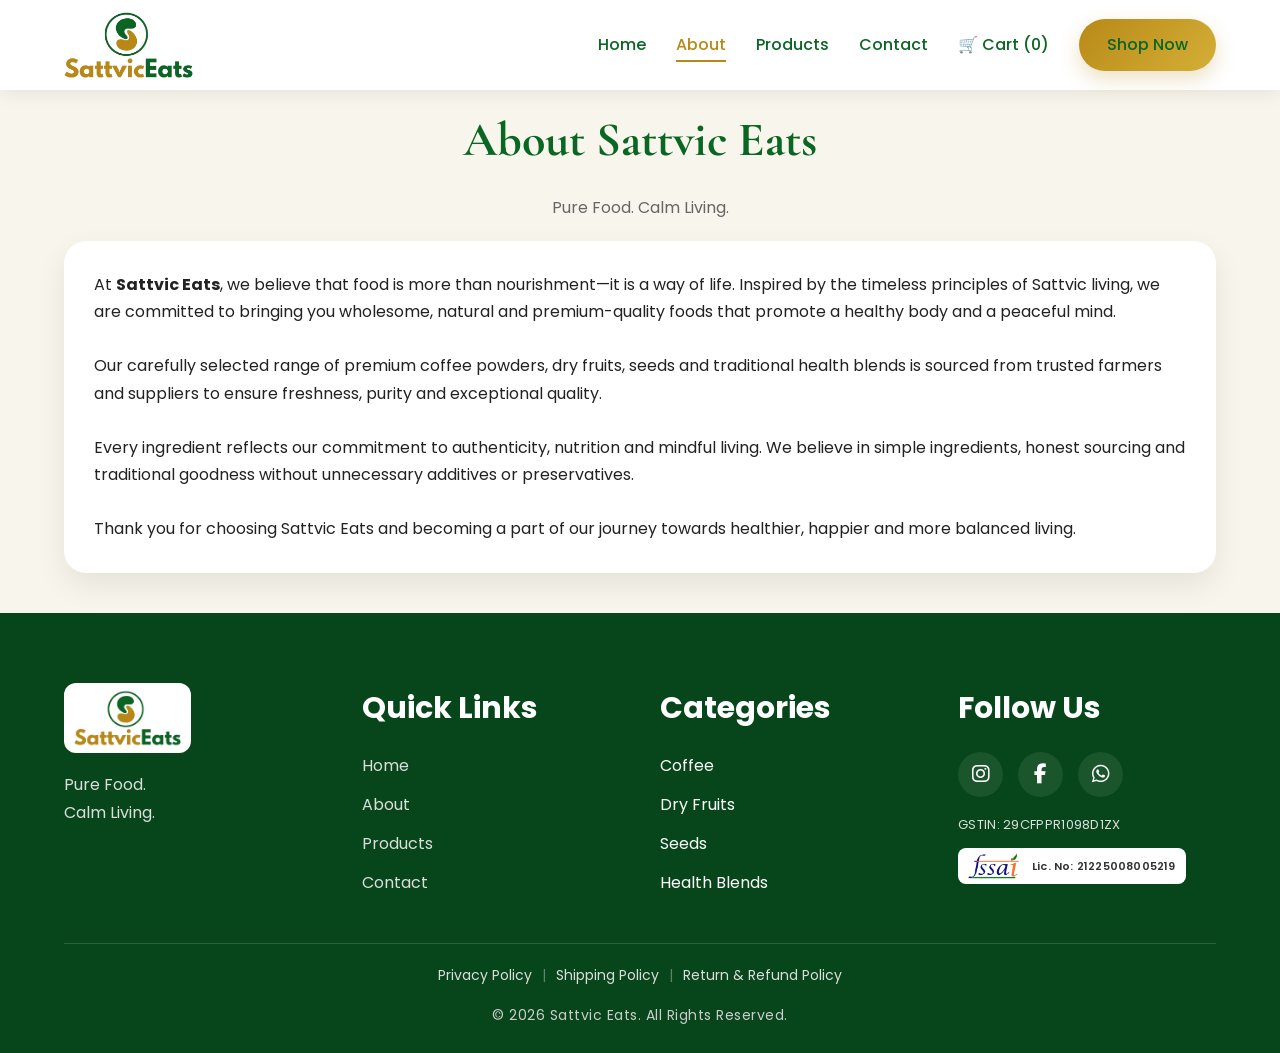
<file: about.html>
<!DOCTYPE html>
<html lang="en">

<head>

<meta charset="UTF-8">

<meta name="viewport" content="width=device-width, initial-scale=1.0">

<title>About | Sattvic Eats</title>

<link rel="stylesheet" href="css/style.css">

<link href="https://fonts.googleapis.com/css2?family=Poppins:wght@300;400;500;600;700&family=Cormorant+Garamond:wght@500;600;700&family=League+Spartan:wght@500;600;700&display=swap" rel="stylesheet">

<link rel="stylesheet" href="https://cdnjs.cloudflare.com/ajax/libs/font-awesome/6.5.1/css/all.min.css">

</head>

<body>

<!-- ================= HEADER ================= -->

<header>

<div class="container navbar">

<a href="index.html" class="logo">
<img src="images/logo.png" alt="Sattvic Eats">
</a>

<div class="menu-toggle" id="menu-toggle">
<i class="fas fa-bars"></i>
</div>

<ul class="nav-links" id="nav-links">

<li><a href="index.html">Home</a></li>

<li><a href="about.html" class="active">About</a></li>

<li><a href="products.html">Products</a></li>

<li><a href="contact.html">Contact</a></li>

<li>
<a href="cart.html">
🛒 Cart (<span id="cart-count">0</span>)
</a>
</li>

<li>
<a href="products.html" class="gold-btn">
Shop Now
</a>
</li>

</ul>

</div>

</header>

<!-- ================= ABOUT ================= -->

<section class="section about-section">

<div class="container">

<div class="section-heading">

<h2>About Sattvic Eats</h2>

<p>Pure Food. Calm Living.</p>

</div>

<div class="glass-card">

<p>

At <strong>Sattvic Eats</strong>, we believe that food is more than nourishment—it is a way of life. Inspired by the timeless principles of Sattvic living, we are committed to bringing you wholesome, natural and premium-quality foods that promote a healthy body and a peaceful mind.

</p>

<br>

<p>

Our carefully selected range of premium coffee powders, dry fruits, seeds and traditional health blends is sourced from trusted farmers and suppliers to ensure freshness, purity and exceptional quality.

</p>

<br>

<p>

Every ingredient reflects our commitment to authenticity, nutrition and mindful living. We believe in simple ingredients, honest sourcing and traditional goodness without unnecessary additives or preservatives.

</p>

<br>

<p>

Thank you for choosing Sattvic Eats and becoming a part of our journey towards healthier, happier and more balanced living.

</p>

</div>

</div>

</section>

<!-- ================= FOOTER ================= -->

<footer>

<div class="container">

<div class="footer-grid">

<div>

<div class="footer-brand">

<a href="#" class="footer-logo-link" onclick="window.scrollTo({top:0,behavior:'smooth'}); return false;">
<img src="images/logo.png" alt="Sattvic Eats">
</a>

</div>

<p>

Pure Food.<br>

Calm Living.

</p>

</div>

<div>

<h3>Quick Links</h3>

<ul>

<li><a href="index.html">Home</a></li>

<li><a href="about.html">About</a></li>

<li><a href="products.html">Products</a></li>

<li><a href="contact.html">Contact</a></li>

</ul>

</div>

<div>

<h3>Categories</h3>

<ul>

<li>Coffee</li>

<li>Dry Fruits</li>

<li>Seeds</li>

<li>Health Blends</li>

</ul>

</div>

<div>

<h3>Follow Us</h3>

<div class="social-icons">

<a href="https://www.instagram.com/sattviceats?igsh=YjdpbDJ5eXR1YnZq" target="_blank"><i class="fab fa-instagram"></i></a>

<a href="https://www.facebook.com/SattvicEats/" target="_blank"><i class="fab fa-facebook-f"></i></a>

<a href="https://wa.me/919535476030?text=Hi%20Sattvic%20Eats%2C%20I%20would%20like%20to%20place%20an%20order.%20Please%20help%20me%20with%20this." target="_blank"><i class="fab fa-whatsapp"></i></a>
</div>

<p class="footer-gst">GSTIN: 29CFPPR1098D1ZX</p>

<div class="footer-fssai">
<img src="images/fssai-logo.jpg" alt="FSSAI Logo">
<span>Lic. No: 21225008005219</span>
</div>

</div>

</div>

<hr>

<div class="footer-policy-links">
<a href="privacy-policy.html">Privacy Policy</a>
<span>|</span>
<a href="shipping-policy.html">Shipping Policy</a>
<span>|</span>
<a href="return-policy.html">Return &amp; Refund Policy</a>
</div>

<p class="copyright">

© 2026 Sattvic Eats. All Rights Reserved.

</p>

</div>

</footer>

<!-- External JavaScript -->
<script src="js/script.js"></script>


<!-- ================= BACK TO TOP ================= -->

<button id="back-to-top" aria-label="Back to top">
<i class="fas fa-arrow-up"></i>
</button>

</body>

</html>
</file>
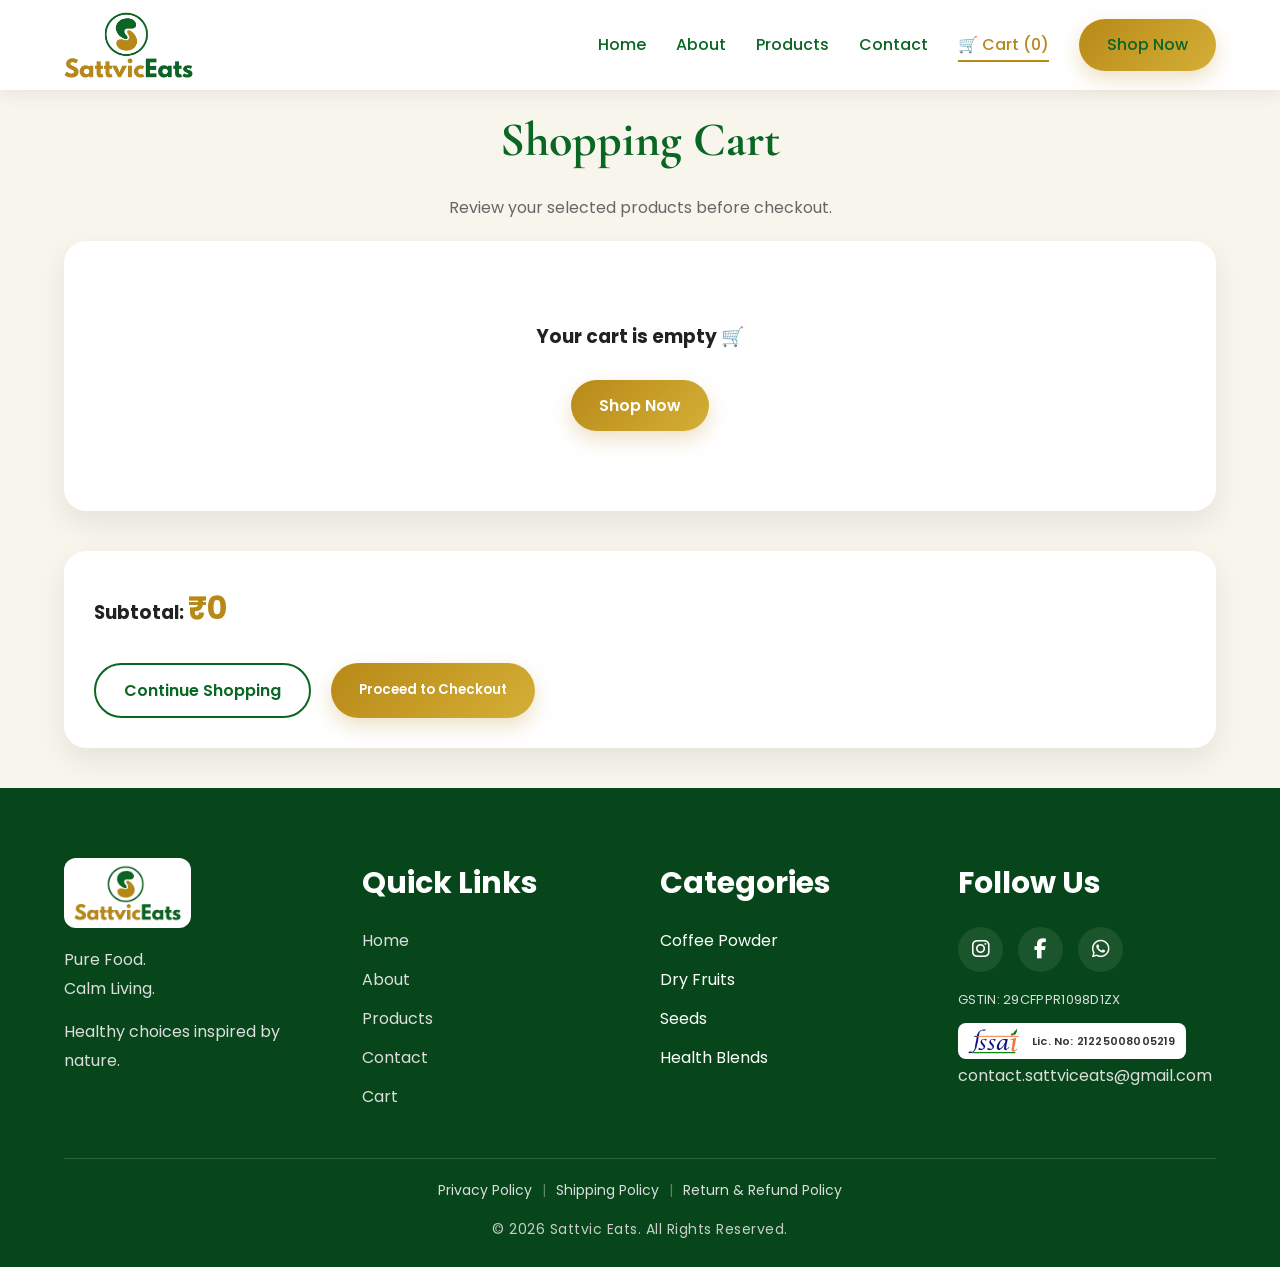
<file: cart.html>
<!DOCTYPE html>
<html lang="en">

<head>

<meta charset="UTF-8">

<meta name="viewport" content="width=device-width, initial-scale=1.0">

<title>Shopping Cart | Sattvic Eats</title>

<link rel="stylesheet" href="css/style.css">

<link href="https://fonts.googleapis.com/css2?family=Poppins:wght@300;400;500;600;700&family=Cormorant+Garamond:wght@500;600;700&family=League+Spartan:wght@500;600;700&display=swap" rel="stylesheet">

<link rel="stylesheet" href="https://cdnjs.cloudflare.com/ajax/libs/font-awesome/6.5.1/css/all.min.css">

</head>

<body class="cart-page-body">



<!-- ================= HEADER ================= -->

<header>

<div class="container navbar">

<a href="index.html" class="logo">

<img src="images/logo.png" alt="Sattvic Eats">

</a>

<div class="menu-toggle" id="menu-toggle">

<i class="fas fa-bars"></i>

</div>

<ul class="nav-links" id="nav-links">

<li><a href="index.html">Home</a></li>

<li><a href="about.html">About</a></li>

<li><a href="products.html">Products</a></li>

<li><a href="contact.html">Contact</a></li>

<li>

<a href="cart.html" class="active">

🛒 Cart (<span id="cart-count">0</span>)

</a>

</li>

<li>

<a href="products.html" class="gold-btn">

Shop Now

</a>

</li>

</ul>

</div>

</header>

<!-- ================= CART ================= -->

<section class="section cart-page">

<div class="container">

<div class="section-heading">

<h2>Shopping Cart</h2>

<p>

Review your selected products before checkout.

</p>

</div>

<div id="cart-container" class="glass-card">

<!-- Cart items will appear here -->

</div>

<div class="glass-card" style="margin-top:40px;">

<h3>

Subtotal:
<span id="cart-total">

₹0

</span>

</h3>

<br>

<div style="display:flex;gap:20px;flex-wrap:wrap;">

<a href="products.html" class="outline-btn">

Continue Shopping

</a>

<button

class="gold-btn"

onclick="checkout()">

Proceed to Checkout

</button>

</div>

</div>

</div>

</section>



<!-- ================= FOOTER ================= -->

<footer>

<div class="container">

<div class="footer-grid">

<div>

<div class="footer-brand">

<a href="#" class="footer-logo-link" onclick="window.scrollTo({top:0,behavior:'smooth'}); return false;">
<img src="images/logo.png" alt="Sattvic Eats">
</a>

</div>

<p>

Pure Food.<br>

Calm Living.

</p>

<p style="margin-top:15px;">

Healthy choices inspired by nature.

</p>

</div>

<div>

<h3>Quick Links</h3>

<ul>

<li><a href="index.html">Home</a></li>

<li><a href="about.html">About</a></li>

<li><a href="products.html">Products</a></li>

<li><a href="contact.html">Contact</a></li>

<li><a href="cart.html">Cart</a></li>

</ul>

</div>

<div>

<h3>Categories</h3>

<ul>

<li>Coffee Powder</li>

<li>Dry Fruits</li>

<li>Seeds</li>

<li>Health Blends</li>

</ul>

</div>

<div>

<h3>Follow Us</h3>

<div class="social-icons">

<a href="https://www.instagram.com/sattviceats?igsh=YjdpbDJ5eXR1YnZq" target="_blank"><i class="fab fa-instagram"></i></a>

<a href="https://www.facebook.com/SattvicEats/" target="_blank"><i class="fab fa-facebook-f"></i></a>

<a href="https://wa.me/919535476030?text=Hi%20Sattvic%20Eats%2C%20I%20would%20like%20to%20place%20an%20order.%20Please%20help%20me%20with%20this." target="_blank"><i class="fab fa-whatsapp"></i></a>
</div>

<p class="footer-gst">GSTIN: 29CFPPR1098D1ZX</p>

<div class="footer-fssai">
<img src="images/fssai-logo.jpg" alt="FSSAI Logo">
<span>Lic. No: 21225008005219</span>
</div>

<br>

<p>

contact.sattviceats@gmail.com

</p>

</div>

</div>

<hr>

<div class="footer-policy-links">
<a href="privacy-policy.html">Privacy Policy</a>
<span>|</span>
<a href="shipping-policy.html">Shipping Policy</a>
<span>|</span>
<a href="return-policy.html">Return &amp; Refund Policy</a>
</div>

<p class="copyright">

© 2026 Sattvic Eats. All Rights Reserved.

</p>

</div>

</footer>

<!-- ================= CART SCRIPT ================= -->

<script>

function renderCart(){

let cart = JSON.parse(localStorage.getItem("cart")) || [];

const container = document.getElementById("cart-container");

const totalElement = document.getElementById("cart-total");

if(cart.length===0){

container.innerHTML=`

<div style="text-align:center;padding:50px;">

<h3>Your cart is empty 🛒</h3>

<br>

<a href="products.html" class="gold-btn">

Shop Now

</a>

</div>

`;

totalElement.innerHTML="₹0";

return;

}

let total=0;

container.innerHTML="";

cart.forEach((item,index)=>{

total+=item.price*(item.quantity||1);

container.innerHTML+=`

<div class="cart-item">

<img src="${item.image}" 
style="
width:180px;
height:180px;
max-width:180px;
object-fit:cover;
border-radius:18px;
display:block;
">

<div class="cart-details">

<h3>${item.name}</h3>

<p>₹${item.price}</p>

<div class="qty-box" style="
display:flex;
align-items:center;
gap:15px;
margin-top:15px;
">

<button 
style="
width:45px;
height:45px;
font-size:25px;
border-radius:50%;
cursor:pointer;
"
onclick="changeQty(${index},-1)">
−
</button>


<span style="
font-size:20px;
font-weight:600;
min-width:30px;
text-align:center;
">
${item.quantity||1}
</span>


<button
style="
width:40px;
height:40px;
font-size:25px;
border-radius:50%;
cursor:pointer;
"
onclick="changeQty(${index},1)">
+
</button>

</div>

</div>

<button 
class="remove-btn"

style="
padding:14px 30px;
font-size:16px;
font-weight:600;
border:none;
border-radius:30px;
background:#0A6623;
color:white;
cursor:pointer;
transition:.3s;
"

onclick="removeItem(${index})">

Remove

</button>

</div>

`;

});

totalElement.innerHTML="₹"+total;

}

function changeQty(index,value){

let cart=JSON.parse(localStorage.getItem("cart"))||[];

cart[index].quantity=(cart[index].quantity||1)+value;

if(cart[index].quantity<=0){

cart.splice(index,1);

}

localStorage.setItem("cart",JSON.stringify(cart));

renderCart();

}

function removeItem(index){

let cart=JSON.parse(localStorage.getItem("cart"))||[];

cart.splice(index,1);

localStorage.setItem("cart",JSON.stringify(cart));

renderCart();

}

function checkout(){

alert("Thank you for shopping with Sattvic Eats! 🌿");

localStorage.removeItem("cart");

renderCart();

}

renderCart();

</script>




<script src="js/script.js"></script>


<!-- ================= BACK TO TOP ================= -->

<button id="back-to-top" aria-label="Back to top">
<i class="fas fa-arrow-up"></i>
</button>

</body>

</html>
</file>
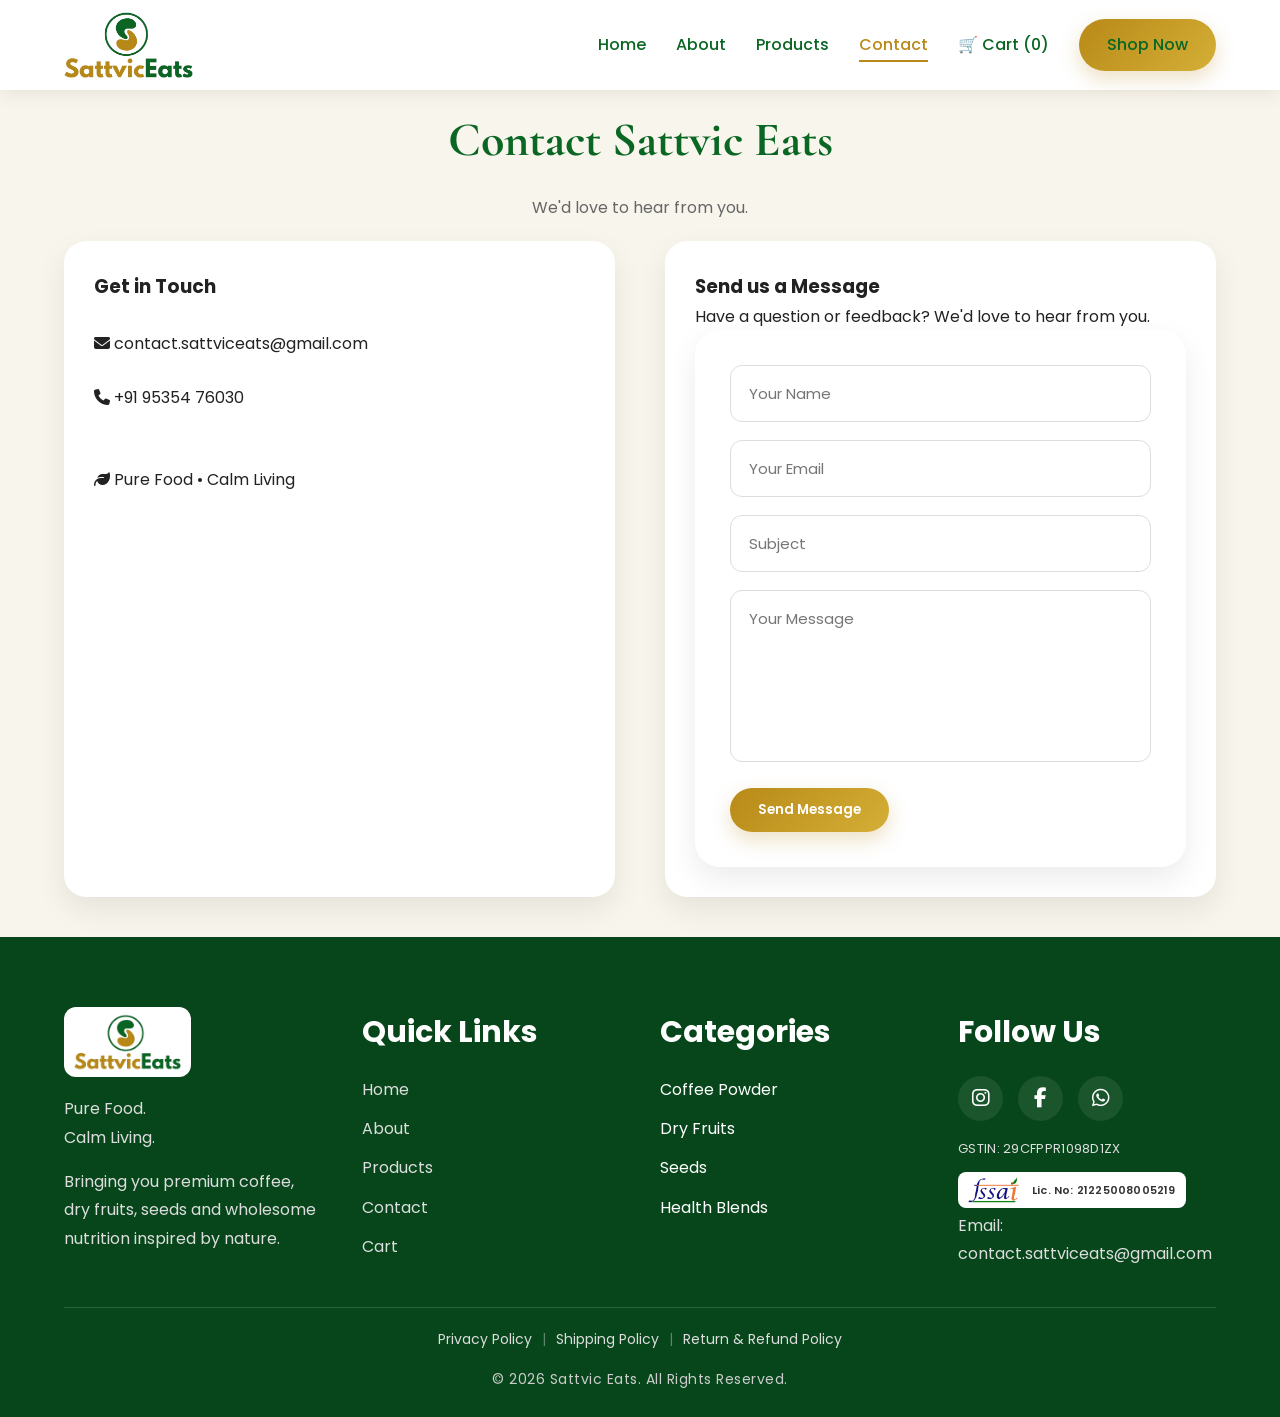
<file: contact.html>
<!DOCTYPE html>
<html lang="en">

<head>

<meta charset="UTF-8">

<meta name="viewport" content="width=device-width, initial-scale=1.0">

<title>Contact | Sattvic Eats</title>

<link rel="stylesheet" href="css/style.css">

<link href="https://fonts.googleapis.com/css2?family=Poppins:wght@300;400;500;600;700&family=Cormorant+Garamond:wght@500;600;700&family=League+Spartan:wght@500;600;700&display=swap" rel="stylesheet">

<link rel="stylesheet" href="https://cdnjs.cloudflare.com/ajax/libs/font-awesome/6.5.1/css/all.min.css">

</head>

<body>

<!-- ================= HEADER ================= -->

<header>

<div class="container navbar">

<a href="index.html" class="logo">

<img src="images/logo.png" alt="Sattvic Eats">

</a>

<div class="menu-toggle" id="menu-toggle">

<i class="fas fa-bars"></i>

</div>

<ul class="nav-links" id="nav-links">

<li><a href="index.html">Home</a></li>

<li><a href="about.html">About</a></li>

<li><a href="products.html">Products</a></li>

<li><a href="contact.html" class="active">Contact</a></li>

<li>

<a href="cart.html">

🛒 Cart (<span id="cart-count">0</span>)

</a>

</li>

<li>

<a href="products.html" class="gold-btn">

Shop Now

</a>

</li>

</ul>

</div>

</header>

<!-- ================= CONTACT ================= -->

<section class="section contact-section">

<div class="container">

<div class="section-heading">

<h2>Contact Sattvic Eats</h2>

<p>

We'd love to hear from you.

</p>

</div>

<div class="contact-grid">

<!-- Contact Details -->

<div class="glass-card">

<h3>Get in Touch</h3>

<br>

<p>

<i class="fas fa-envelope"></i>

contact.sattviceats@gmail.com

</p>

<br>

<p>

<i class="fas fa-phone"></i>

+91 95354 76030

</p>

<br>


<br>

<p>

<i class="fas fa-leaf"></i>

Pure Food • Calm Living

</p>

</div>

<!-- Contact Form -->

<div class="glass-card contact-form-card">

<h3>Send us a Message</h3>

<p class="form-subtitle">
Have a question or feedback? We'd love to hear from you.
</p>

<form id="contactForm" class="contact-form">

<input
type="text"
placeholder="Your Name"
required>

<input
type="email"
placeholder="Your Email"
required>

<input
type="text"
placeholder="Subject"
required>

<textarea
rows="6"
placeholder="Your Message"
required></textarea>

<button
type="submit"
class="gold-btn">

Send Message

</button>

</form>

</div>

</div>

</div>

</section>

<!-- ================= FOOTER ================= -->

<footer>

<div class="container">

<div class="footer-grid">

<!-- Brand -->

<div>

<div class="footer-brand">

<a href="#" class="footer-logo-link" onclick="window.scrollTo({top:0,behavior:'smooth'}); return false;">
<img src="images/logo.png" alt="Sattvic Eats">
</a>

</div>

<p>

Pure Food.<br>

Calm Living.

</p>

<p style="margin-top:15px;">

Bringing you premium coffee, dry fruits, seeds and wholesome nutrition inspired by nature.

</p>

</div>

<!-- Quick Links -->

<div>

<h3>Quick Links</h3>

<ul>

<li><a href="index.html">Home</a></li>

<li><a href="about.html">About</a></li>

<li><a href="products.html">Products</a></li>

<li><a href="contact.html">Contact</a></li>

<li><a href="cart.html">Cart</a></li>

</ul>

</div>

<!-- Categories -->

<div>

<h3>Categories</h3>

<ul>

<li>Coffee Powder</li>

<li>Dry Fruits</li>

<li>Seeds</li>

<li>Health Blends</li>

</ul>

</div>

<!-- Social -->

<div>

<h3>Follow Us</h3>

<div class="social-icons">

<a href="https://www.instagram.com/sattviceats?igsh=YjdpbDJ5eXR1YnZq" target="_blank" aria-label="Instagram">

<i class="fab fa-instagram"></i>

</a>

<a href="https://www.facebook.com/SattvicEats/" target="_blank" aria-label="Facebook">

<i class="fab fa-facebook-f"></i>

</a>

<a href="https://wa.me/919535476030?text=Hi%20Sattvic%20Eats%2C%20I%20would%20like%20to%20place%20an%20order.%20Please%20help%20me%20with%20this." target="_blank" aria-label="WhatsApp">

<i class="fab fa-whatsapp"></i>

</a>

</div>

<p class="footer-gst">GSTIN: 29CFPPR1098D1ZX</p>

<div class="footer-fssai">
<img src="images/fssai-logo.jpg" alt="FSSAI Logo">
<span>Lic. No: 21225008005219</span>
</div>

<br>

<p>

Email:<br>

contact.sattviceats@gmail.com

</p>

</div>

</div>

<hr>

<div class="footer-policy-links">
<a href="privacy-policy.html">Privacy Policy</a>
<span>|</span>
<a href="shipping-policy.html">Shipping Policy</a>
<span>|</span>
<a href="return-policy.html">Return &amp; Refund Policy</a>
</div>

<p class="copyright">

© 2026 Sattvic Eats. All Rights Reserved.

</p>

</div>

</footer>

<!-- ================= SCRIPTS ================= -->

<script src="js/script.js"></script>

<script>

const form = document.getElementById("contactForm");

form.addEventListener("submit", function(e){

e.preventDefault();

alert("Thank you! Your message has been received. We'll get back to you soon.");

form.reset();

});

</script>


<!-- ================= BACK TO TOP ================= -->

<button id="back-to-top" aria-label="Back to top">
<i class="fas fa-arrow-up"></i>
</button>

</body>

</html>
</file>
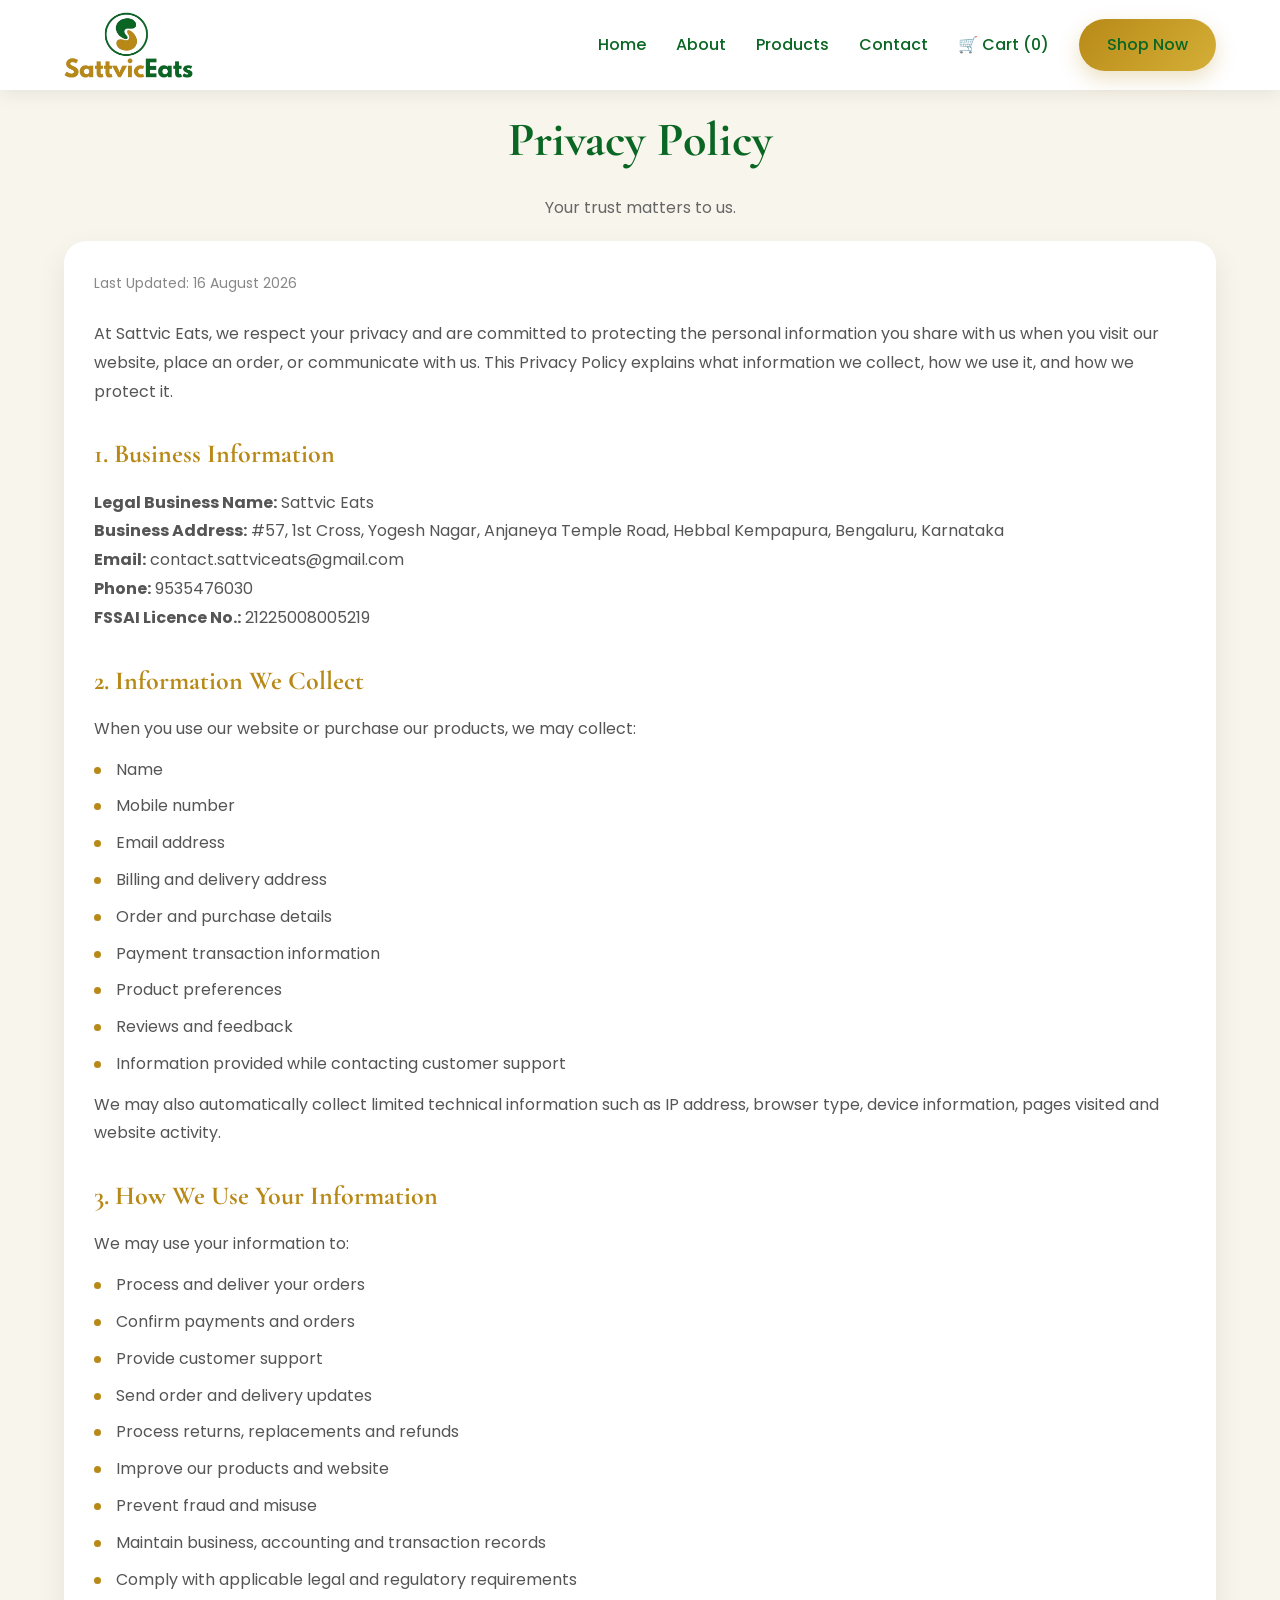
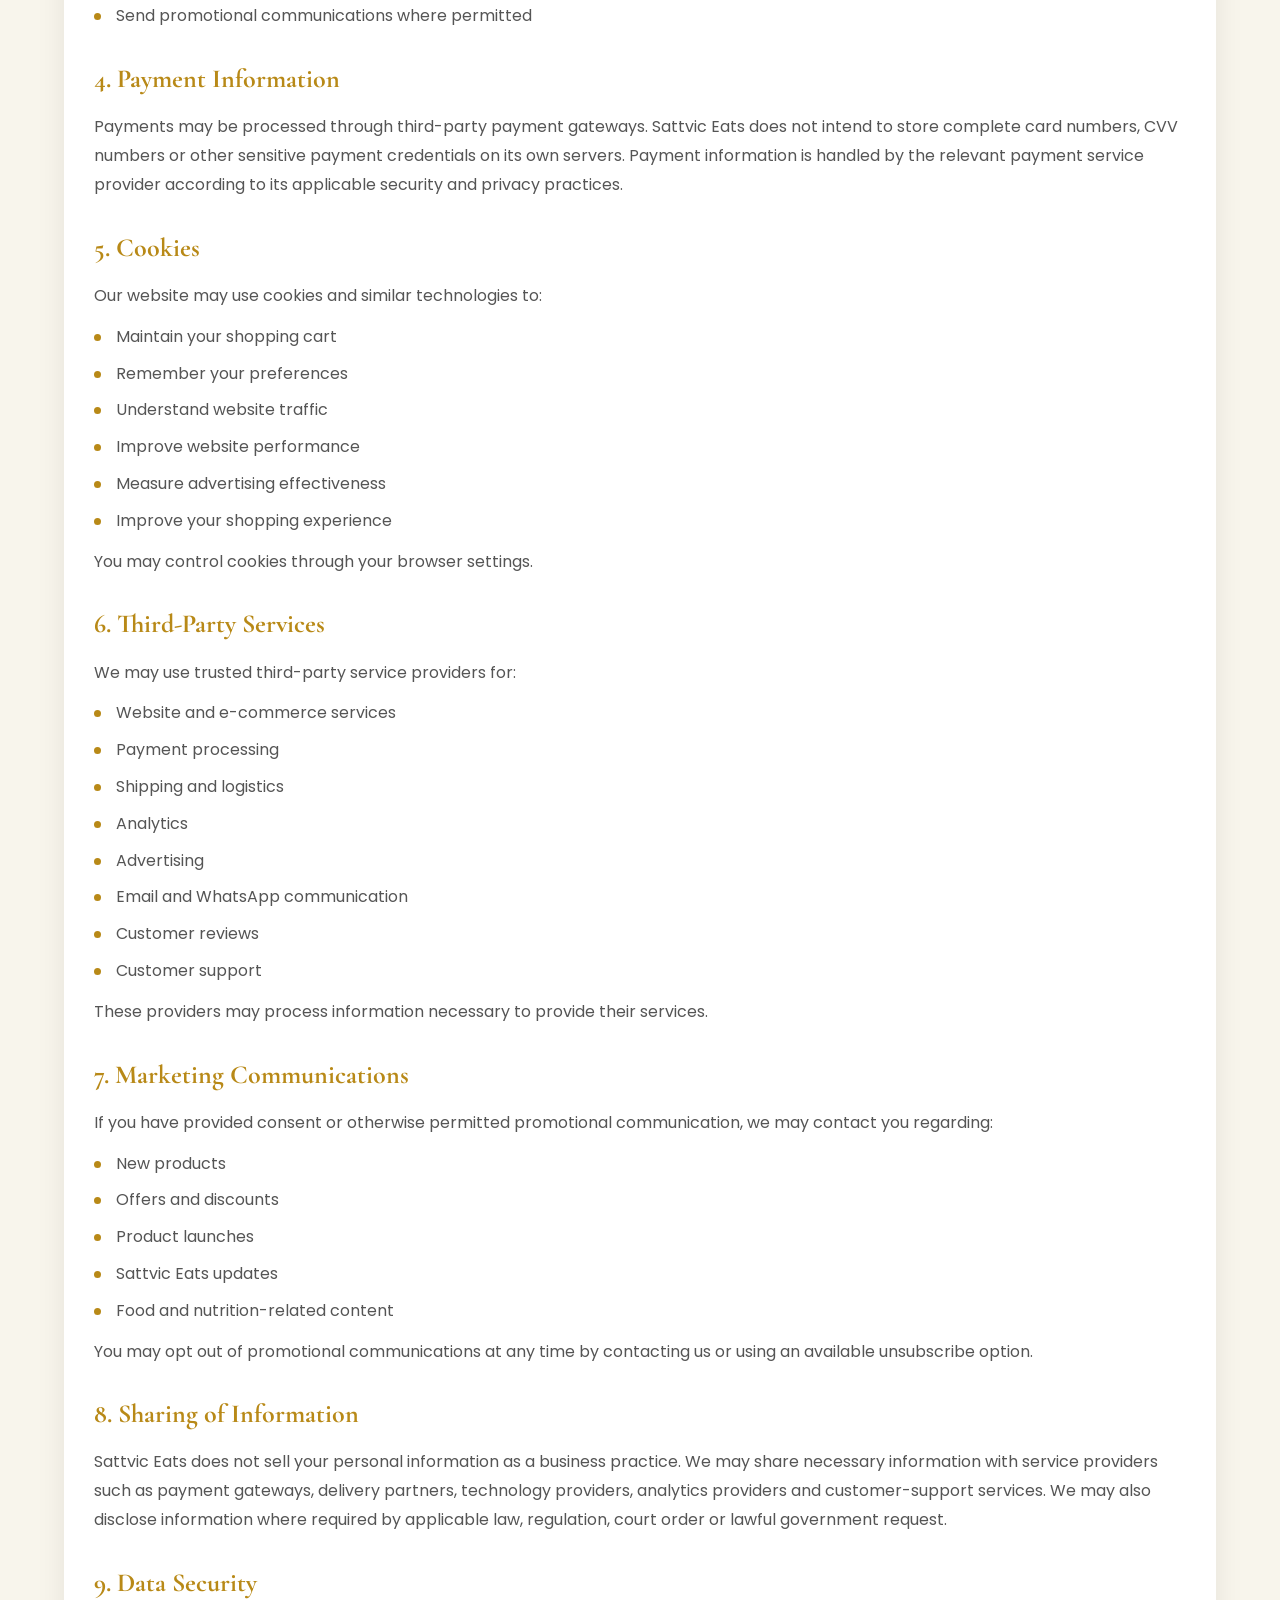
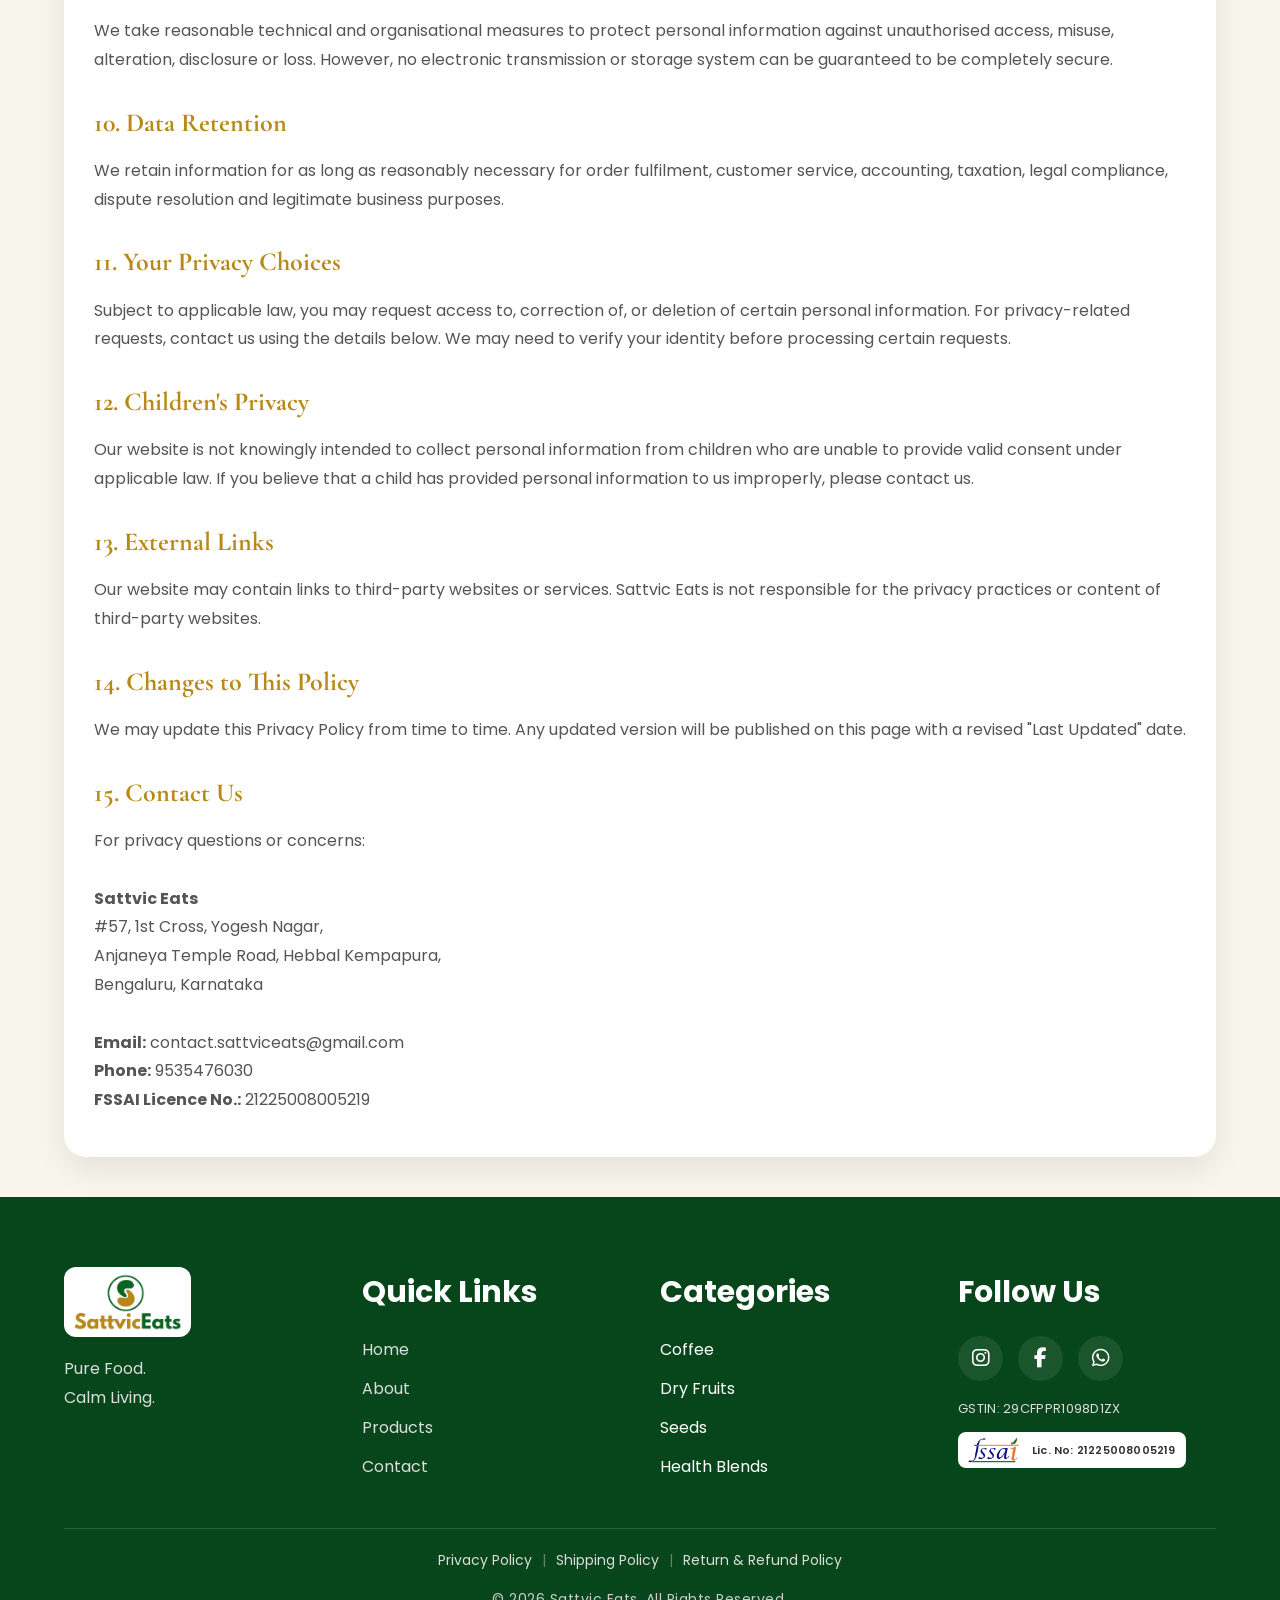
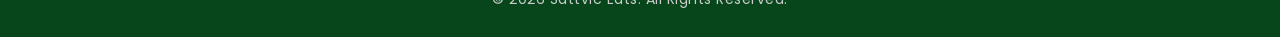
<file: privacy-policy.html>
<!DOCTYPE html>
<html lang="en">

<head>

<meta charset="UTF-8">

<meta name="viewport" content="width=device-width, initial-scale=1.0">

<title>Privacy Policy | Sattvic Eats</title>

<link rel="stylesheet" href="css/style.css">

<link href="https://fonts.googleapis.com/css2?family=Poppins:wght@300;400;500;600;700&family=Cormorant+Garamond:wght@500;600;700&family=League+Spartan:wght@500;600;700&display=swap" rel="stylesheet">

<link rel="stylesheet" href="https://cdnjs.cloudflare.com/ajax/libs/font-awesome/6.5.1/css/all.min.css">

</head>

<body>

<!-- ================= HEADER ================= -->

<header>

<div class="container navbar">

<a href="index.html" class="logo">
<img src="images/logo.png" alt="Sattvic Eats">
</a>

<div class="menu-toggle" id="menu-toggle">
<i class="fas fa-bars"></i>
</div>

<ul class="nav-links" id="nav-links">

<li><a href="index.html">Home</a></li>

<li><a href="about.html">About</a></li>

<li><a href="products.html">Products</a></li>

<li><a href="contact.html">Contact</a></li>

<li>
<a href="cart.html">
🛒 Cart (<span id="cart-count">0</span>)
</a>
</li>

<li>
<a href="products.html" class="gold-btn">
Shop Now
</a>
</li>

</ul>

</div>

</header>

<!-- ================= PRIVACY POLICY ================= -->

<section class="section about-section">

<div class="container">

<div class="section-heading">

<h2>Privacy Policy</h2>

<p>Your trust matters to us.</p>

</div>

<div class="glass-card policy-content">

<p class="policy-updated">Last Updated: 16 August 2026</p>

<p>
At Sattvic Eats, we respect your privacy and are committed to protecting the personal information you share with us when you visit our website, place an order, or communicate with us. This Privacy Policy explains what information we collect, how we use it, and how we protect it.
</p>

<h3>1. Business Information</h3>

<p>
<strong>Legal Business Name:</strong> Sattvic Eats<br>
<strong>Business Address:</strong> #57, 1st Cross, Yogesh Nagar, Anjaneya Temple Road, Hebbal Kempapura, Bengaluru, Karnataka<br>
<strong>Email:</strong> contact.sattviceats@gmail.com<br>
<strong>Phone:</strong> 9535476030<br>
<strong>FSSAI Licence No.:</strong> 21225008005219
</p>

<h3>2. Information We Collect</h3>

<p>When you use our website or purchase our products, we may collect:</p>

<ul>
<li>Name</li>
<li>Mobile number</li>
<li>Email address</li>
<li>Billing and delivery address</li>
<li>Order and purchase details</li>
<li>Payment transaction information</li>
<li>Product preferences</li>
<li>Reviews and feedback</li>
<li>Information provided while contacting customer support</li>
</ul>

<p>
We may also automatically collect limited technical information such as IP address, browser type, device information, pages visited and website activity.
</p>

<h3>3. How We Use Your Information</h3>

<p>We may use your information to:</p>

<ul>
<li>Process and deliver your orders</li>
<li>Confirm payments and orders</li>
<li>Provide customer support</li>
<li>Send order and delivery updates</li>
<li>Process returns, replacements and refunds</li>
<li>Improve our products and website</li>
<li>Prevent fraud and misuse</li>
<li>Maintain business, accounting and transaction records</li>
<li>Comply with applicable legal and regulatory requirements</li>
<li>Send promotional communications where permitted</li>
</ul>

<h3>4. Payment Information</h3>

<p>
Payments may be processed through third-party payment gateways. Sattvic Eats does not intend to store complete card numbers, CVV numbers or other sensitive payment credentials on its own servers. Payment information is handled by the relevant payment service provider according to its applicable security and privacy practices.
</p>

<h3>5. Cookies</h3>

<p>Our website may use cookies and similar technologies to:</p>

<ul>
<li>Maintain your shopping cart</li>
<li>Remember your preferences</li>
<li>Understand website traffic</li>
<li>Improve website performance</li>
<li>Measure advertising effectiveness</li>
<li>Improve your shopping experience</li>
</ul>

<p>You may control cookies through your browser settings.</p>

<h3>6. Third-Party Services</h3>

<p>We may use trusted third-party service providers for:</p>

<ul>
<li>Website and e-commerce services</li>
<li>Payment processing</li>
<li>Shipping and logistics</li>
<li>Analytics</li>
<li>Advertising</li>
<li>Email and WhatsApp communication</li>
<li>Customer reviews</li>
<li>Customer support</li>
</ul>

<p>These providers may process information necessary to provide their services.</p>

<h3>7. Marketing Communications</h3>

<p>If you have provided consent or otherwise permitted promotional communication, we may contact you regarding:</p>

<ul>
<li>New products</li>
<li>Offers and discounts</li>
<li>Product launches</li>
<li>Sattvic Eats updates</li>
<li>Food and nutrition-related content</li>
</ul>

<p>You may opt out of promotional communications at any time by contacting us or using an available unsubscribe option.</p>

<h3>8. Sharing of Information</h3>

<p>
Sattvic Eats does not sell your personal information as a business practice. We may share necessary information with service providers such as payment gateways, delivery partners, technology providers, analytics providers and customer-support services. We may also disclose information where required by applicable law, regulation, court order or lawful government request.
</p>

<h3>9. Data Security</h3>

<p>
We take reasonable technical and organisational measures to protect personal information against unauthorised access, misuse, alteration, disclosure or loss. However, no electronic transmission or storage system can be guaranteed to be completely secure.
</p>

<h3>10. Data Retention</h3>

<p>
We retain information for as long as reasonably necessary for order fulfilment, customer service, accounting, taxation, legal compliance, dispute resolution and legitimate business purposes.
</p>

<h3>11. Your Privacy Choices</h3>

<p>
Subject to applicable law, you may request access to, correction of, or deletion of certain personal information. For privacy-related requests, contact us using the details below. We may need to verify your identity before processing certain requests.
</p>

<h3>12. Children's Privacy</h3>

<p>
Our website is not knowingly intended to collect personal information from children who are unable to provide valid consent under applicable law. If you believe that a child has provided personal information to us improperly, please contact us.
</p>

<h3>13. External Links</h3>

<p>
Our website may contain links to third-party websites or services. Sattvic Eats is not responsible for the privacy practices or content of third-party websites.
</p>

<h3>14. Changes to This Policy</h3>

<p>
We may update this Privacy Policy from time to time. Any updated version will be published on this page with a revised "Last Updated" date.
</p>

<h3>15. Contact Us</h3>

<p>
For privacy questions or concerns:<br><br>
<strong>Sattvic Eats</strong><br>
#57, 1st Cross, Yogesh Nagar,<br>
Anjaneya Temple Road, Hebbal Kempapura,<br>
Bengaluru, Karnataka<br><br>
<strong>Email:</strong> contact.sattviceats@gmail.com<br>
<strong>Phone:</strong> 9535476030<br>
<strong>FSSAI Licence No.:</strong> 21225008005219
</p>

</div>

</div>

</section>

<!-- ================= FOOTER ================= -->

<footer>

<div class="container">

<div class="footer-grid">

<div>

<div class="footer-brand">

<a href="#" class="footer-logo-link" onclick="window.scrollTo({top:0,behavior:'smooth'}); return false;">
<img src="images/logo.png" alt="Sattvic Eats">
</a>

</div>

<p>

Pure Food.<br>

Calm Living.

</p>

</div>

<div>

<h3>Quick Links</h3>

<ul>

<li><a href="index.html">Home</a></li>

<li><a href="about.html">About</a></li>

<li><a href="products.html">Products</a></li>

<li><a href="contact.html">Contact</a></li>

</ul>

</div>

<div>

<h3>Categories</h3>

<ul>

<li>Coffee</li>

<li>Dry Fruits</li>

<li>Seeds</li>

<li>Health Blends</li>

</ul>

</div>

<div>

<h3>Follow Us</h3>

<div class="social-icons">

<a href="https://www.instagram.com/sattviceats?igsh=YjdpbDJ5eXR1YnZq" target="_blank"><i class="fab fa-instagram"></i></a>

<a href="https://www.facebook.com/SattvicEats/" target="_blank"><i class="fab fa-facebook-f"></i></a>

<a href="https://wa.me/919535476030?text=Hi%20Sattvic%20Eats%2C%20I%20would%20like%20to%20place%20an%20order.%20Please%20help%20me%20with%20this." target="_blank"><i class="fab fa-whatsapp"></i></a>
</div>

<p class="footer-gst">GSTIN: 29CFPPR1098D1ZX</p>

<div class="footer-fssai">
<img src="images/fssai-logo.jpg" alt="FSSAI Logo">
<span>Lic. No: 21225008005219</span>
</div>

</div>

</div>

<hr>

<div class="footer-policy-links">
<a href="privacy-policy.html">Privacy Policy</a>
<span>|</span>
<a href="shipping-policy.html">Shipping Policy</a>
<span>|</span>
<a href="return-policy.html">Return &amp; Refund Policy</a>
</div>

<p class="copyright">

© 2026 Sattvic Eats.
All Rights Reserved.

</p>

</div>

</footer>

<!-- External JavaScript -->
<script src="js/script.js"></script>


<!-- ================= BACK TO TOP ================= -->

<button id="back-to-top" aria-label="Back to top">
<i class="fas fa-arrow-up"></i>
</button>

</body>

</html>
</file>
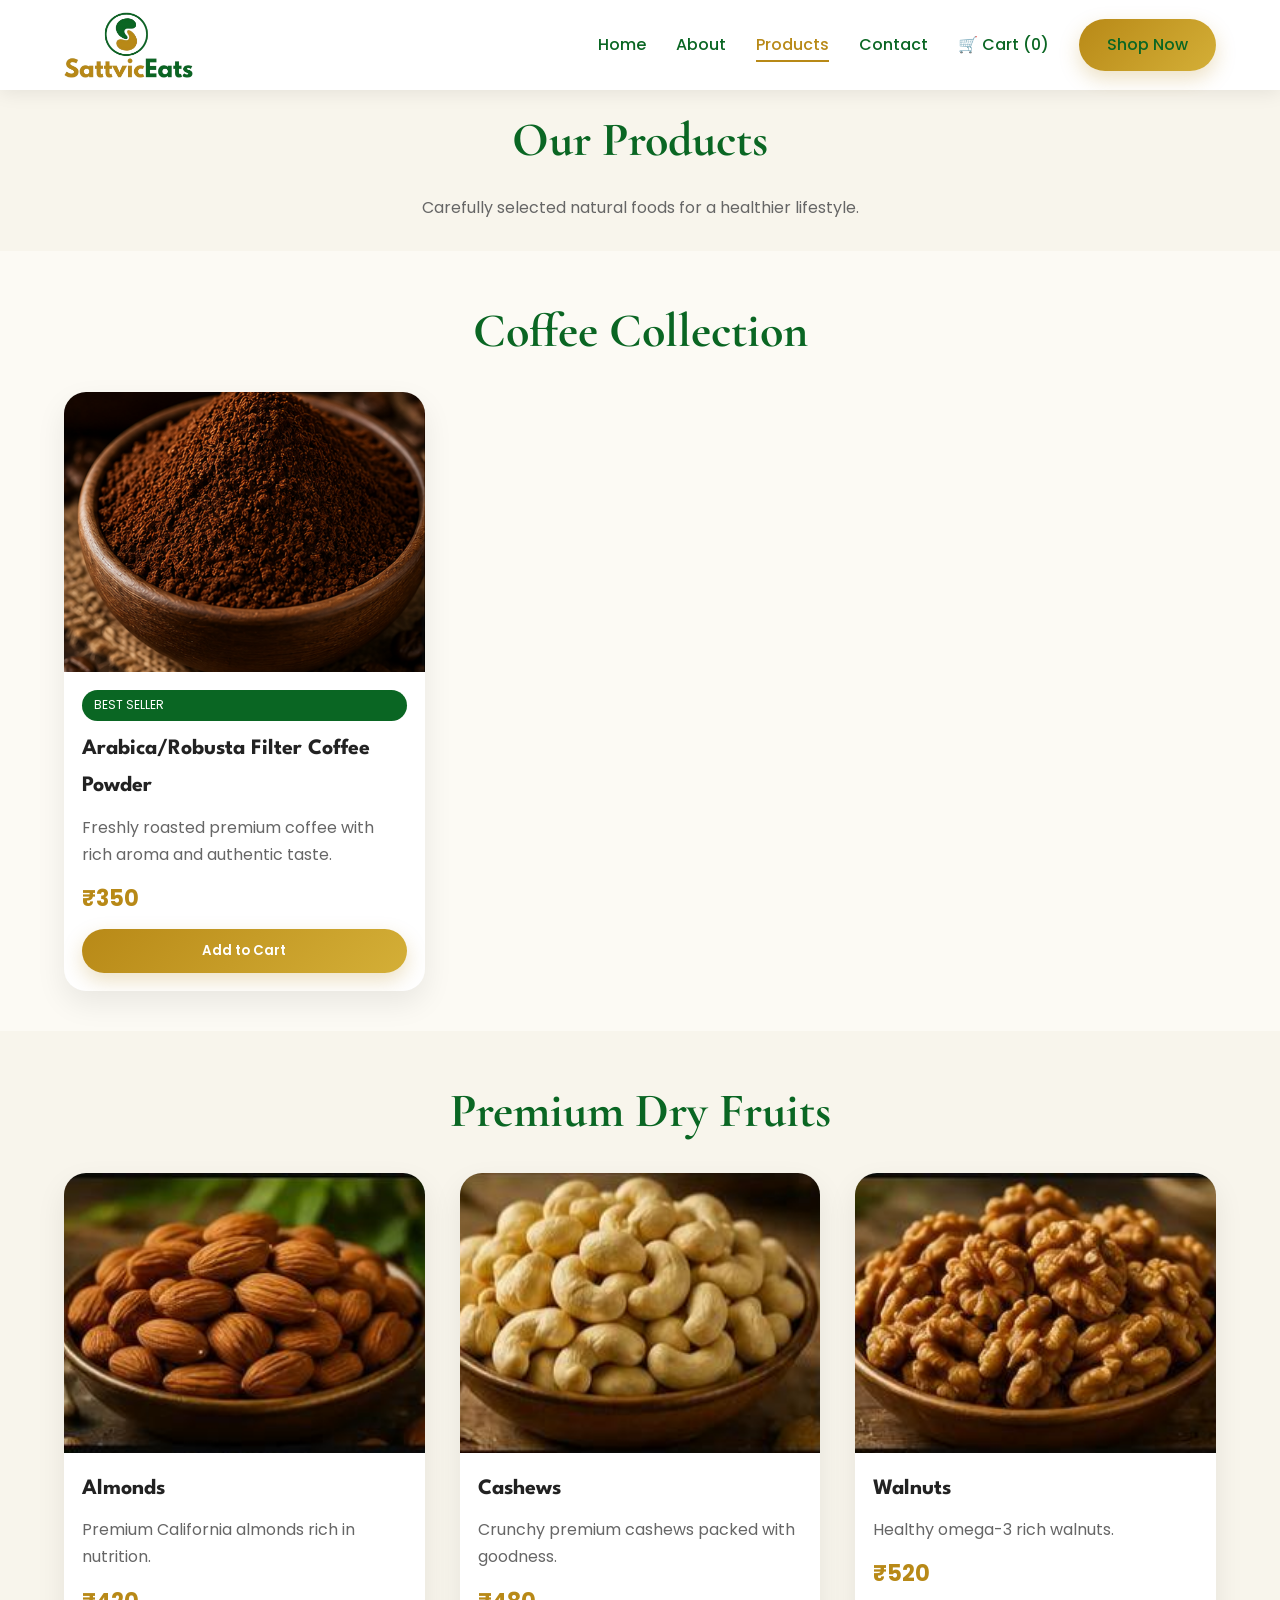
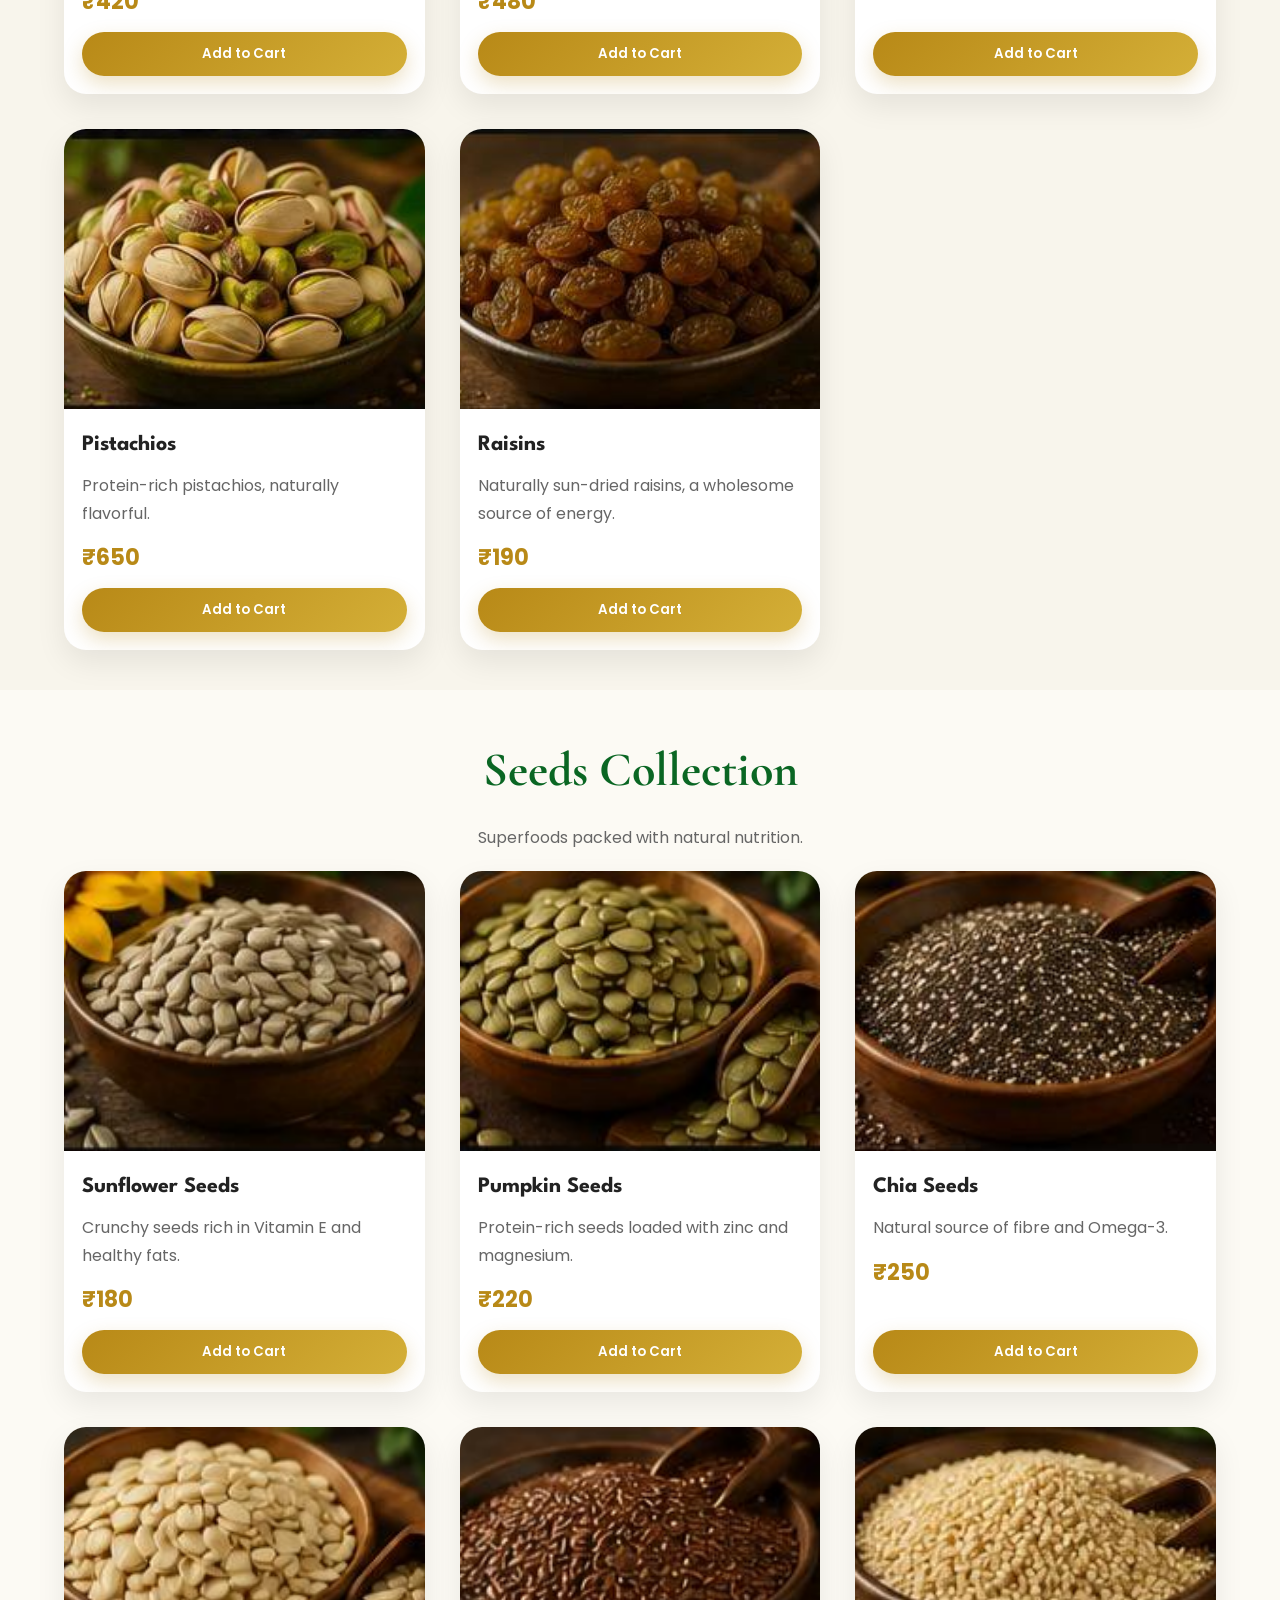
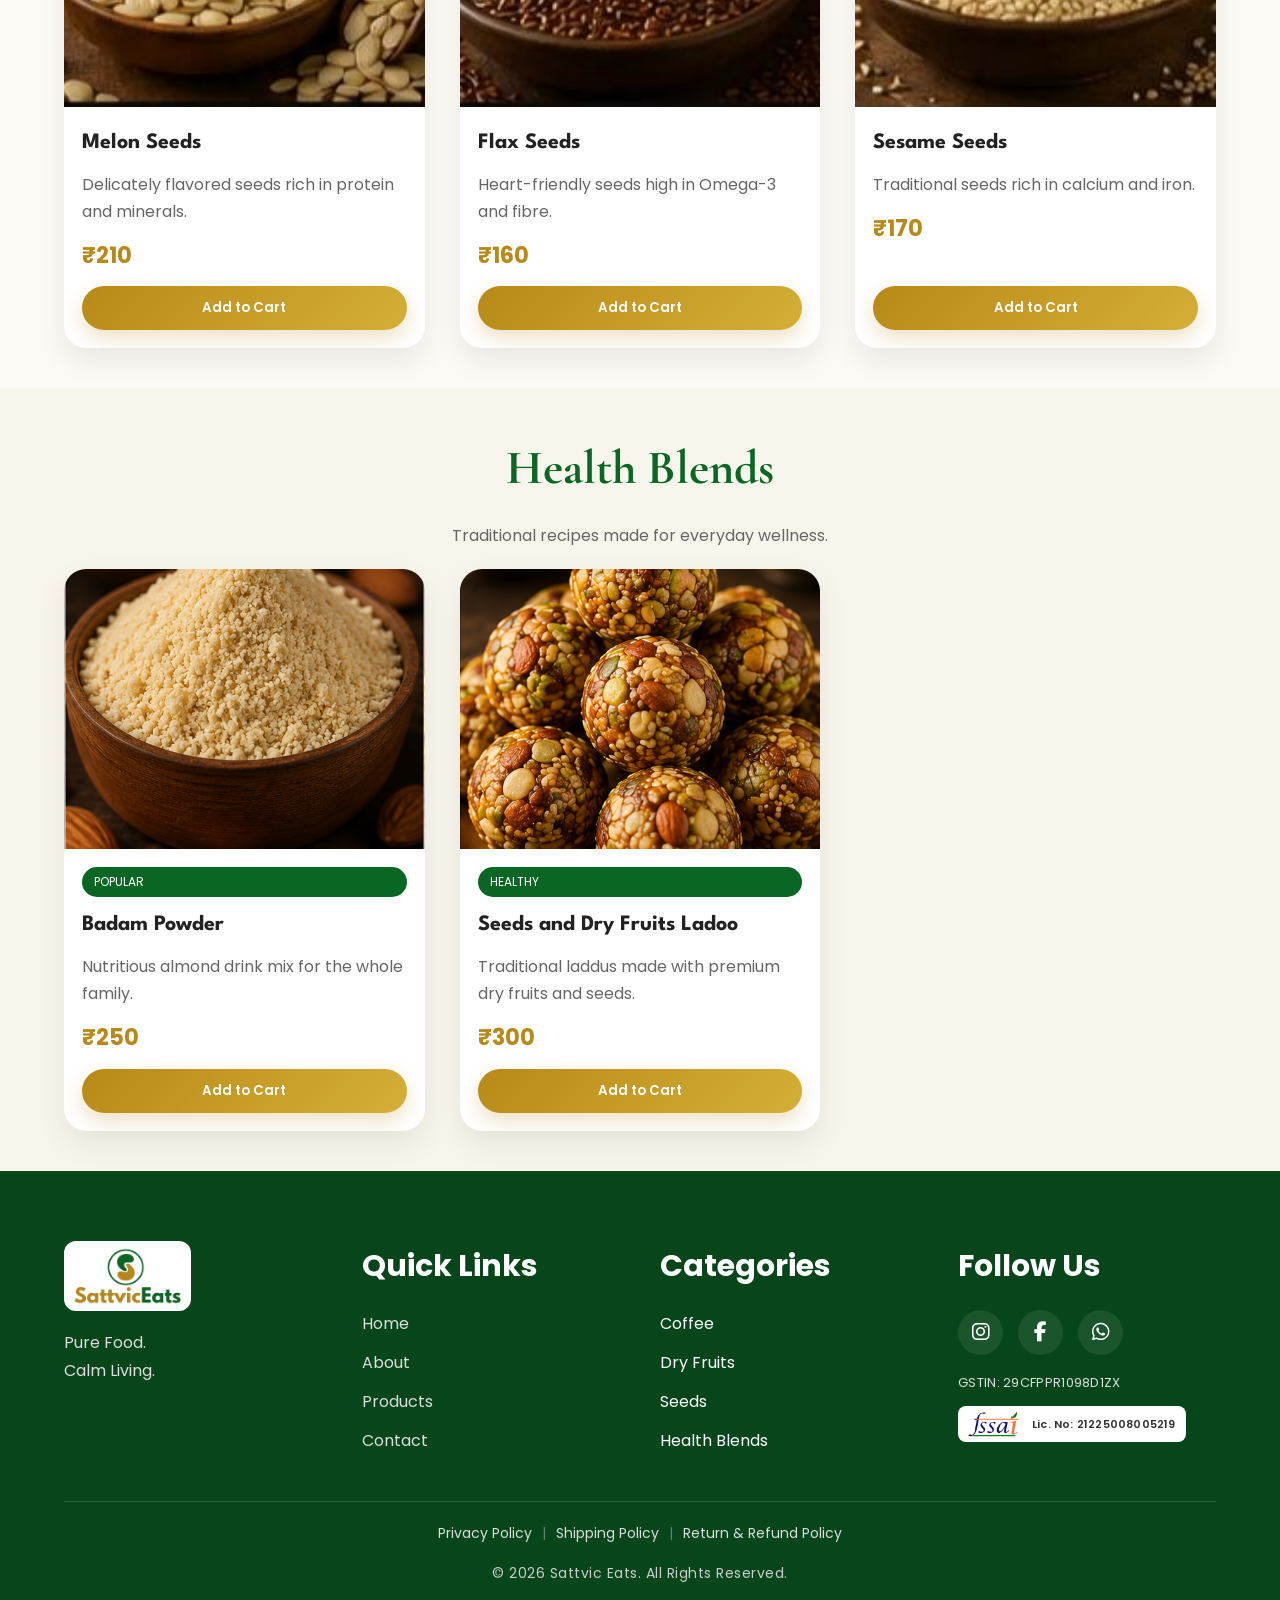
<file: products.html>
<!DOCTYPE html>
<html lang="en">

<head>

<meta charset="UTF-8">

<meta name="viewport" content="width=device-width, initial-scale=1.0">

<title>Products | Sattvic Eats</title>

<link rel="stylesheet" href="css/style.css">

<link href="https://fonts.googleapis.com/css2?family=Poppins:wght@300;400;500;600;700&family=Cormorant+Garamond:wght@500;600;700&family=League+Spartan:wght@500;600;700&display=swap" rel="stylesheet">

<link rel="stylesheet" href="https://cdnjs.cloudflare.com/ajax/libs/font-awesome/6.5.1/css/all.min.css">

<link href="https://unpkg.com/aos@2.3.4/dist/aos.css" rel="stylesheet">

</head>

<body>

<!-- ================= HEADER ================= -->

<header>

<div class="container navbar">

<a href="index.html" class="logo">

<img src="images/logo.png" alt="Sattvic Eats">

</a>

<div class="menu-toggle" id="menu-toggle">

<i class="fas fa-bars"></i>

</div>

<ul class="nav-links" id="nav-links">

<li><a href="index.html">Home</a></li>

<li><a href="about.html">About</a></li>

<li><a href="products.html" class="active">Products</a></li>

<li><a href="contact.html">Contact</a></li>

<li>

<a href="cart.html">

🛒 Cart (<span id="cart-count">0</span>)

</a>

</li>

<li>

<a href="products.html" class="gold-btn">

Shop Now

</a>

</li>

</ul>

</div>

</header>

<!-- ================= PAGE TITLE ================= -->

<section class="section products-banner">

<div class="container">

<div class="section-heading">

<h2>Our Products</h2>

<p>

Carefully selected natural foods for a healthier lifestyle.

</p>

</div>

</div>

</section>

<!-- ================= COFFEE ================= -->

<section class="section light" id="coffee">

<div class="container">

<div class="section-heading">

<h2>Coffee Collection</h2>

</div>

<div class="products-grid">

<div class="product-card" data-href="product.html?slug=arabica-coffee">

<a href="product.html?slug=arabica-coffee" class="product-image">

<img src="images/coffee.jpg" alt="Coffee">

</a>

<div class="product-info">

<span class="product-tag">BEST SELLER</span>

<h3><a href="product.html?slug=arabica-coffee">Arabica/Robusta Filter Coffee Powder</a></h3>

<p>

Freshly roasted premium coffee with rich aroma and authentic taste.

</p>

<div class="price">

₹350

</div>

<button

class="gold-btn"

onclick="addToCart('Arabica/Robusta Filter Coffee Powder',350,'images/coffee.jpg')">

Add to Cart

</button>

</div>

</div>

</div>

</div>

</section>

<!-- ================= DRY FRUITS ================= -->

<section class="section" id="dryfruits">

<div class="container">

<div class="section-heading">

<h2>Premium Dry Fruits</h2>

</div>

<div class="products-grid">

<!-- Almond -->

<div class="product-card" data-href="product.html?slug=almonds">

<a href="product.html?slug=almonds" class="product-image">

<img src="images/almond.jpg">

</a>

<div class="product-info">

<h3><a href="product.html?slug=almonds">Almonds</a></h3>

<p>

Premium California almonds rich in nutrition.

</p>

<div class="price">

₹420

</div>

<button

class="gold-btn"

onclick="addToCart('Almonds',420,'images/almond.jpg')">

Add to Cart

</button>

</div>

</div>

<!-- Cashew -->

<div class="product-card" data-href="product.html?slug=cashews">

<a href="product.html?slug=cashews" class="product-image">

<img src="images/cashew.jpg">

</a>

<div class="product-info">

<h3><a href="product.html?slug=cashews">Cashews</a></h3>

<p>

Crunchy premium cashews packed with goodness.

</p>

<div class="price">

₹480

</div>

<button

class="gold-btn"

onclick="addToCart('Cashews',480,'images/cashew.jpg')">

Add to Cart

</button>

</div>

</div>

<!-- Walnut -->

<div class="product-card" data-href="product.html?slug=walnuts">

<a href="product.html?slug=walnuts" class="product-image">

<img src="images/walnut.jpg">

</a>

<div class="product-info">

<h3><a href="product.html?slug=walnuts">Walnuts</a></h3>

<p>

Healthy omega-3 rich walnuts.

</p>

<div class="price">

₹520

</div>

<button

class="gold-btn"

onclick="addToCart('Walnuts',520,'images/walnut.jpg')">

Add to Cart

</button>

</div>

</div>

<!-- Pistachio -->

<div class="product-card" data-href="product.html?slug=pistachios">

<a href="product.html?slug=pistachios" class="product-image">

<img src="images/pistachio.jpg">

</a>

<div class="product-info">

<h3><a href="product.html?slug=pistachios">Pistachios</a></h3>

<p>

Protein-rich pistachios, naturally flavorful.

</p>

<div class="price">

₹650

</div>

<button

class="gold-btn"

onclick="addToCart('Pistachios',650,'images/pistachio.jpg')">

Add to Cart

</button>

</div>

</div>

<!-- Raisin -->

<div class="product-card" data-href="product.html?slug=raisins">

<a href="product.html?slug=raisins" class="product-image">

<img src="images/raisin.jpg">

</a>

<div class="product-info">

<h3><a href="product.html?slug=raisins">Raisins</a></h3>

<p>

Naturally sun-dried raisins, a wholesome source of energy.

</p>

<div class="price">

₹190

</div>

<button

class="gold-btn"

onclick="addToCart('Raisins',190,'images/raisin.jpg')">

Add to Cart

</button>

</div>

</div>

</div>

</div>

</section>

<!-- ================= SEEDS ================= -->

<section class="section light" id="seeds">

<div class="container">

<div class="section-heading">

<h2>Seeds Collection</h2>

<p>

Superfoods packed with natural nutrition.

</p>

</div>

<div class="products-grid">

<!-- Sunflower -->

<div class="product-card" data-href="product.html?slug=sunflower-seeds">

<a href="product.html?slug=sunflower-seeds" class="product-image">

<img src="images/sunflower.jpg" alt="Sunflower Seeds">

</a>

<div class="product-info">

<h3><a href="product.html?slug=sunflower-seeds">Sunflower Seeds</a></h3>

<p>

Crunchy seeds rich in Vitamin E and healthy fats.

</p>

<div class="price">

₹180

</div>

<button class="gold-btn"

onclick="addToCart('Sunflower Seeds',180,'images/sunflower.jpg')">

Add to Cart

</button>

</div>

</div>

<!-- Pumpkin -->

<div class="product-card" data-href="product.html?slug=pumpkin-seeds">

<a href="product.html?slug=pumpkin-seeds" class="product-image">

<img src="images/pumpkin.jpg" alt="Pumpkin Seeds">

</a>

<div class="product-info">

<h3><a href="product.html?slug=pumpkin-seeds">Pumpkin Seeds</a></h3>

<p>

Protein-rich seeds loaded with zinc and magnesium.

</p>

<div class="price">

₹220

</div>

<button class="gold-btn"

onclick="addToCart('Pumpkin Seeds',220,'images/pumpkin.jpg')">

Add to Cart

</button>

</div>

</div>

<!-- Chia -->

<div class="product-card" data-href="product.html?slug=chia-seeds">

<a href="product.html?slug=chia-seeds" class="product-image">

<img src="images/chia.jpg" alt="Chia Seeds">

</a>

<div class="product-info">

<h3><a href="product.html?slug=chia-seeds">Chia Seeds</a></h3>

<p>

Natural source of fibre and Omega-3.

</p>

<div class="price">

₹250

</div>

<button class="gold-btn"

onclick="addToCart('Chia Seeds',250,'images/chia.jpg')">

Add to Cart

</button>

</div>

</div>

<!-- Melon -->

<div class="product-card" data-href="product.html?slug=melon-seeds">

<a href="product.html?slug=melon-seeds" class="product-image">

<img src="images/melon.jpg" alt="Melon Seeds">

</a>

<div class="product-info">

<h3><a href="product.html?slug=melon-seeds">Melon Seeds</a></h3>

<p>

Delicately flavored seeds rich in protein and minerals.

</p>

<div class="price">

₹210

</div>

<button class="gold-btn"

onclick="addToCart('Melon Seeds',210,'images/melon.jpg')">

Add to Cart

</button>

</div>

</div>

<!-- Flax -->

<div class="product-card" data-href="product.html?slug=flax-seeds">

<a href="product.html?slug=flax-seeds" class="product-image">

<img src="images/flax.jpg" alt="Flax Seeds">

</a>

<div class="product-info">

<h3><a href="product.html?slug=flax-seeds">Flax Seeds</a></h3>

<p>

Heart-friendly seeds high in Omega-3 and fibre.

</p>

<div class="price">

₹160

</div>

<button class="gold-btn"

onclick="addToCart('Flax Seeds',160,'images/flax.jpg')">

Add to Cart

</button>

</div>

</div>

<!-- Sesame -->

<div class="product-card" data-href="product.html?slug=sesame-seeds">

<a href="product.html?slug=sesame-seeds" class="product-image">

<img src="images/sesame.jpg" alt="Sesame Seeds">

</a>

<div class="product-info">

<h3><a href="product.html?slug=sesame-seeds">Sesame Seeds</a></h3>

<p>

Traditional seeds rich in calcium and iron.

</p>

<div class="price">

₹170

</div>

<button class="gold-btn"

onclick="addToCart('Sesame Seeds',170,'images/sesame.jpg')">

Add to Cart

</button>

</div>

</div>

</div>

</div>

</section>

<!-- ================= HEALTH BLENDS ================= -->

<section class="section" id="featured">

<div class="container">

<div class="section-heading">

<h2>Health Blends</h2>

<p>

Traditional recipes made for everyday wellness.

</p>

</div>

<div class="products-grid">

<!-- Badam Powder -->

<div class="product-card" data-href="product.html?slug=badam-powder">

<a href="product.html?slug=badam-powder" class="product-image">

<img src="images/badam.jpg" alt="Badam Powder">

</a>

<div class="product-info">

<span class="product-tag">

POPULAR

</span>

<h3><a href="product.html?slug=badam-powder">Badam Powder</a></h3>

<p>

Nutritious almond drink mix for the whole family.

</p>

<div class="price">

₹250

</div>

<button class="gold-btn"

onclick="addToCart('Badam Powder',250,'images/badam.jpg')">

Add to Cart

</button>

</div>

</div>

<!-- Laddu -->

<div class="product-card" data-href="product.html?slug=dry-fruit-laddu">

<a href="product.html?slug=dry-fruit-laddu" class="product-image">

<img src="images/laddu.jpg" alt="Seeds and Dry Fruits Ladoo">

</a>

<div class="product-info">

<span class="product-tag">

HEALTHY

</span>

<h3><a href="product.html?slug=dry-fruit-laddu">Seeds and Dry Fruits Ladoo</a></h3>

<p>

Traditional laddus made with premium dry fruits and seeds.

</p>

<div class="price">

₹300

</div>

<button class="gold-btn"

onclick="addToCart('Seeds and Dry Fruits Ladoo',300,'images/laddu.jpg')">

Add to Cart

</button>

</div>

</div>

</div>

</div>

</section>

<!-- ================= FOOTER ================= -->

<footer>

<div class="container">

<div class="footer-grid">

<div>

<div class="footer-brand">

<a href="#" class="footer-logo-link" onclick="window.scrollTo({top:0,behavior:'smooth'}); return false;">
<img src="images/logo.png" alt="Sattvic Eats">
</a>

</div>

<p>

Pure Food.<br>

Calm Living.

</p>

</div>

<div>

<h3>Quick Links</h3>

<ul>

<li><a href="index.html">Home</a></li>

<li><a href="about.html">About</a></li>

<li><a href="products.html">Products</a></li>

<li><a href="contact.html">Contact</a></li>

</ul>

</div>

<div>

<h3>Categories</h3>

<ul>

<li>Coffee</li>

<li>Dry Fruits</li>

<li>Seeds</li>

<li>Health Blends</li>

</ul>

</div>

<div>

<h3>Follow Us</h3>

<div class="social-icons">

<a href="https://www.instagram.com/sattviceats?igsh=YjdpbDJ5eXR1YnZq" target="_blank">

<i class="fab fa-instagram"></i>

</a>

<a href="https://www.facebook.com/SattvicEats/" target="_blank">

<i class="fab fa-facebook-f"></i>

</a>

<a href="https://wa.me/919535476030?text=Hi%20Sattvic%20Eats%2C%20I%20would%20like%20to%20place%20an%20order.%20Please%20help%20me%20with%20this." target="_blank"><i class="fab fa-whatsapp"></i></a>

</div>

<p class="footer-gst">GSTIN: 29CFPPR1098D1ZX</p>

<div class="footer-fssai">
<img src="images/fssai-logo.jpg" alt="FSSAI Logo">
<span>Lic. No: 21225008005219</span>
</div>


</div>

</div>

<hr>

<div class="footer-policy-links">
<a href="privacy-policy.html">Privacy Policy</a>
<span>|</span>
<a href="shipping-policy.html">Shipping Policy</a>
<span>|</span>
<a href="return-policy.html">Return &amp; Refund Policy</a>
</div>

<p class="copyright">

© 2026 Sattvic Eats. All Rights Reserved.

</p>

</div>

</footer>

<script src="js/script.js"></script>

<script src="https://unpkg.com/aos@2.3.4/dist/aos.js"></script>

<script>

AOS.init({

duration:1000,

once:true

});

</script>


<!-- ================= BACK TO TOP ================= -->

<button id="back-to-top" aria-label="Back to top">
<i class="fas fa-arrow-up"></i>
</button>

</body>
</html>
</file>
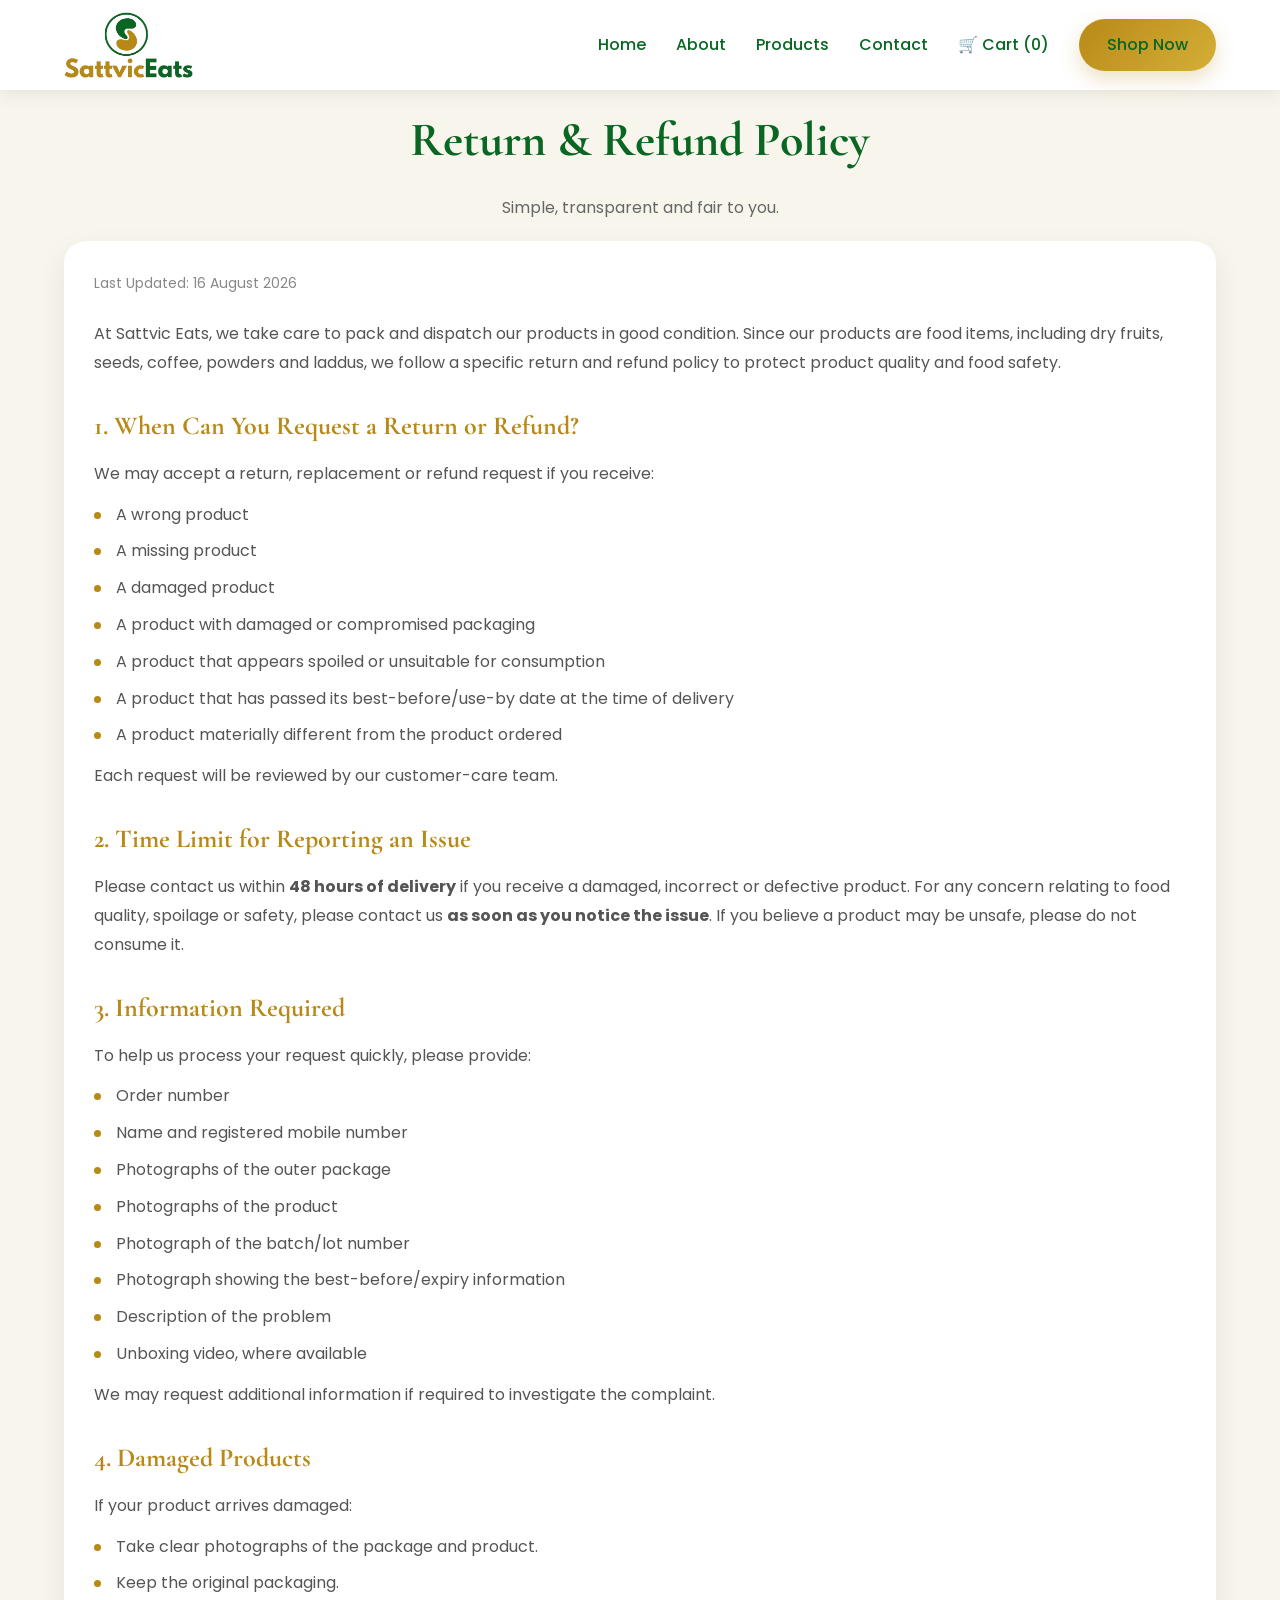
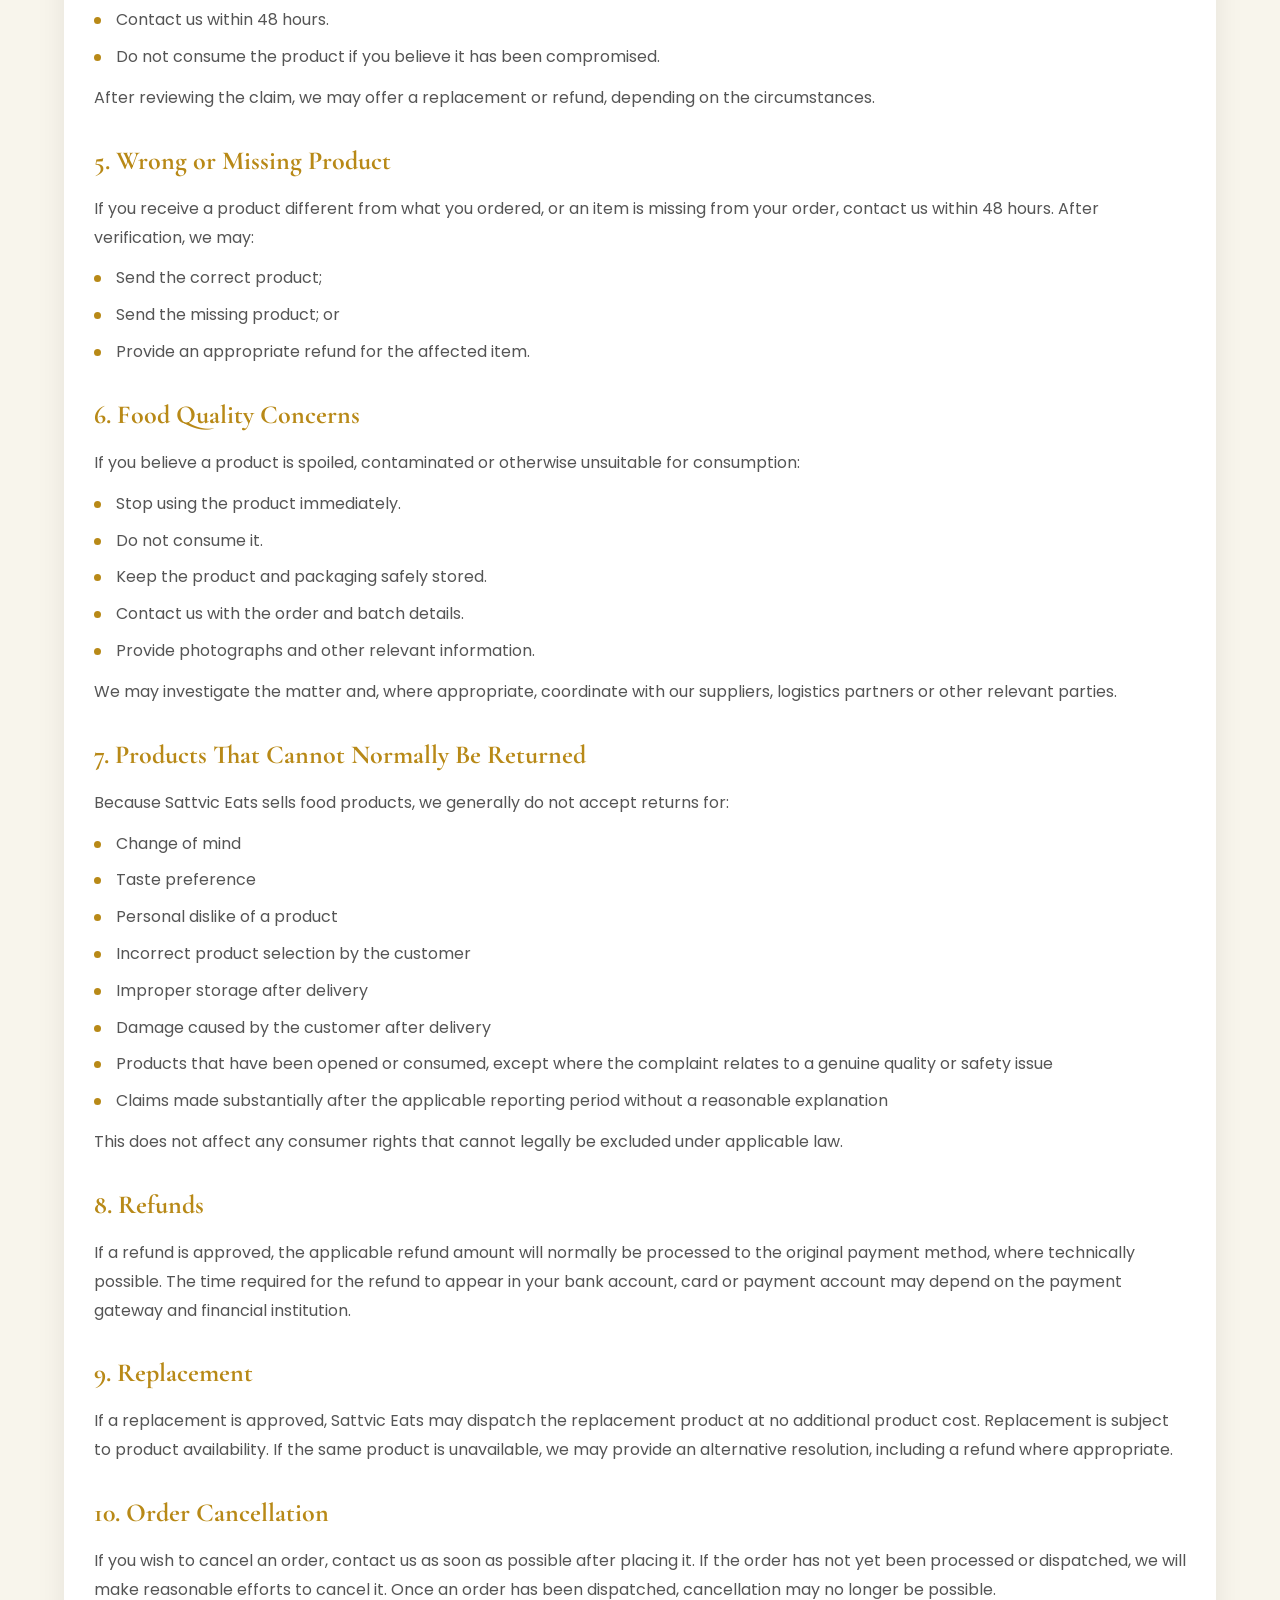
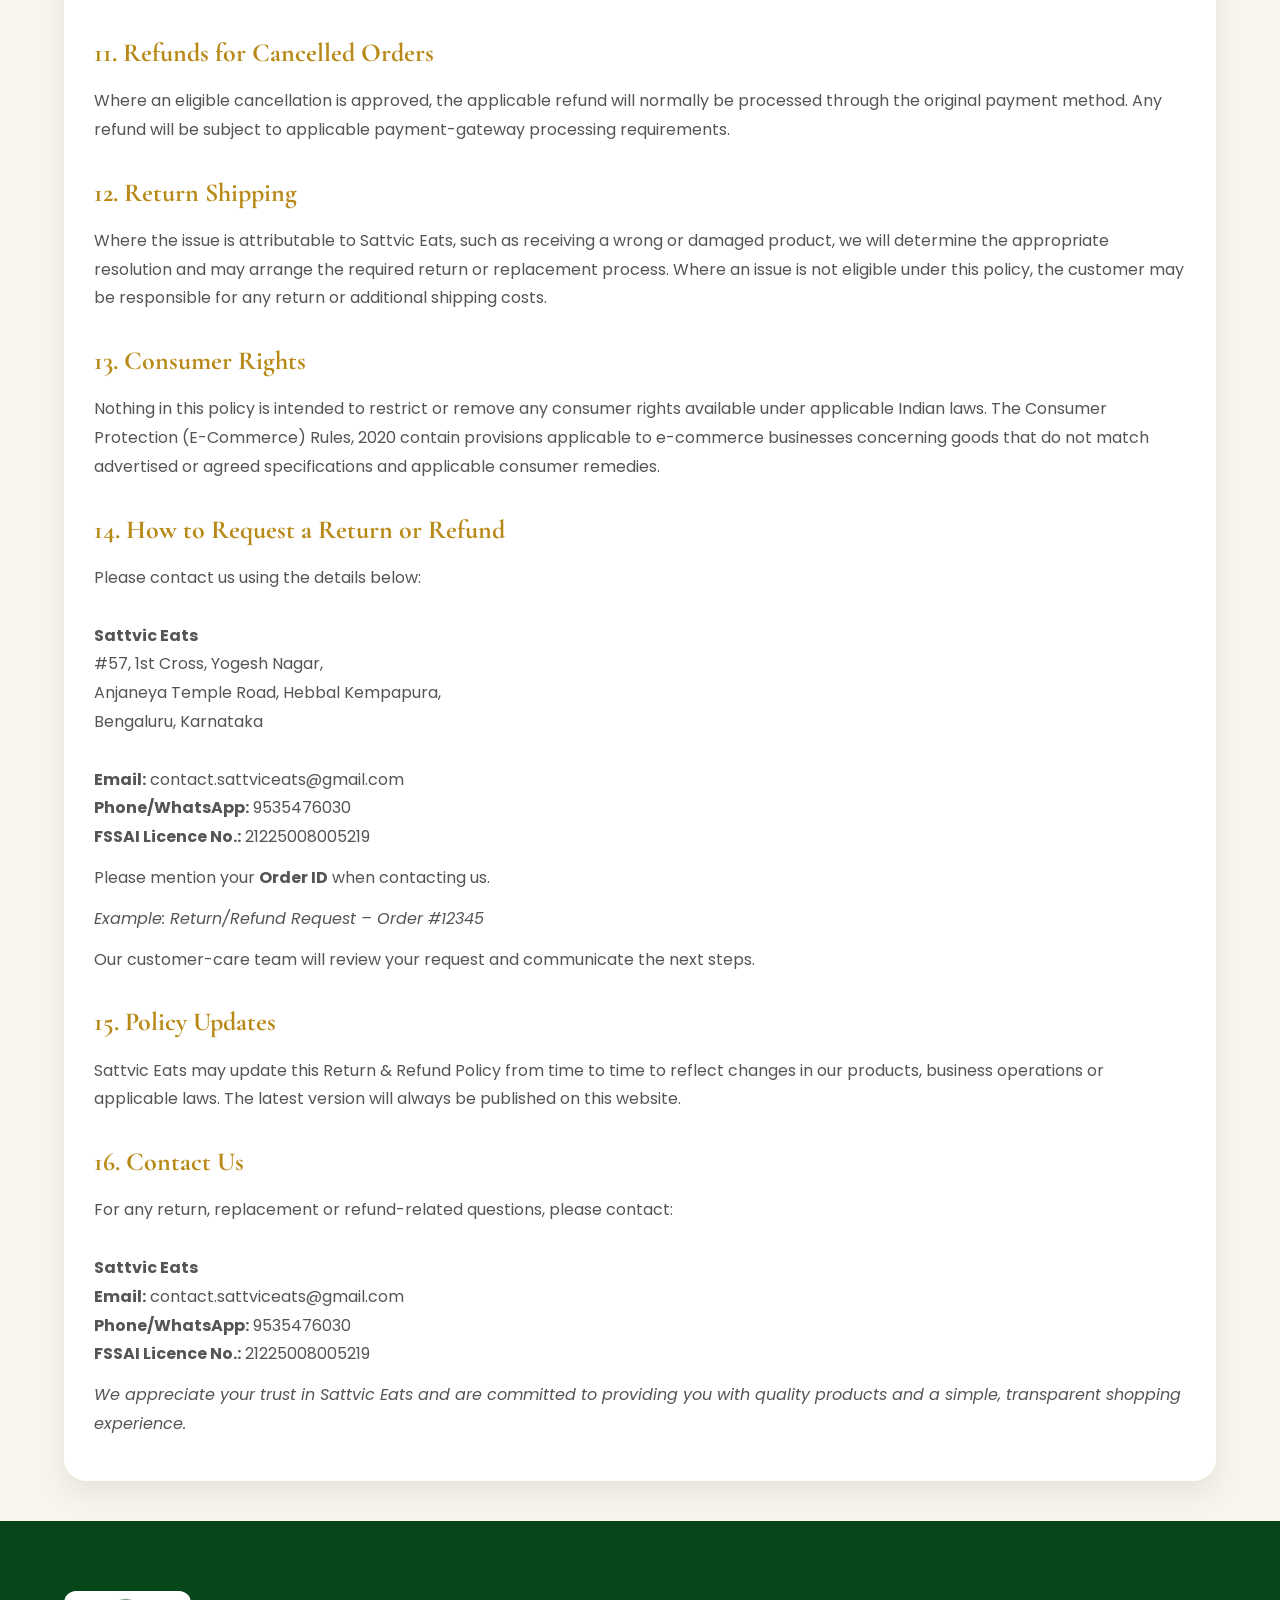
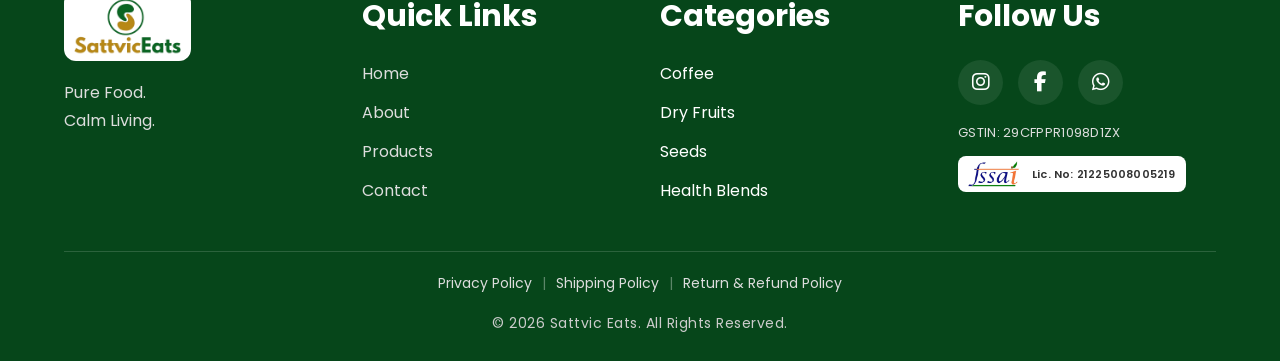
<file: return-policy.html>
<!DOCTYPE html>
<html lang="en">

<head>

<meta charset="UTF-8">

<meta name="viewport" content="width=device-width, initial-scale=1.0">

<title>Return &amp; Refund Policy | Sattvic Eats</title>

<link rel="stylesheet" href="css/style.css">

<link href="https://fonts.googleapis.com/css2?family=Poppins:wght@300;400;500;600;700&family=Cormorant+Garamond:wght@500;600;700&family=League+Spartan:wght@500;600;700&display=swap" rel="stylesheet">

<link rel="stylesheet" href="https://cdnjs.cloudflare.com/ajax/libs/font-awesome/6.5.1/css/all.min.css">

</head>

<body>

<!-- ================= HEADER ================= -->

<header>

<div class="container navbar">

<a href="index.html" class="logo">
<img src="images/logo.png" alt="Sattvic Eats">
</a>

<div class="menu-toggle" id="menu-toggle">
<i class="fas fa-bars"></i>
</div>

<ul class="nav-links" id="nav-links">

<li><a href="index.html">Home</a></li>

<li><a href="about.html">About</a></li>

<li><a href="products.html">Products</a></li>

<li><a href="contact.html">Contact</a></li>

<li>
<a href="cart.html">
🛒 Cart (<span id="cart-count">0</span>)
</a>
</li>

<li>
<a href="products.html" class="gold-btn">
Shop Now
</a>
</li>

</ul>

</div>

</header>

<!-- ================= RETURN & REFUND POLICY ================= -->

<section class="section about-section">

<div class="container">

<div class="section-heading">

<h2>Return &amp; Refund Policy</h2>

<p>Simple, transparent and fair to you.</p>

</div>

<div class="glass-card policy-content">

<p class="policy-updated">Last Updated: 16 August 2026</p>

<p>
At Sattvic Eats, we take care to pack and dispatch our products in good condition. Since our products are food items, including dry fruits, seeds, coffee, powders and laddus, we follow a specific return and refund policy to protect product quality and food safety.
</p>

<h3>1. When Can You Request a Return or Refund?</h3>

<p>We may accept a return, replacement or refund request if you receive:</p>

<ul>
<li>A wrong product</li>
<li>A missing product</li>
<li>A damaged product</li>
<li>A product with damaged or compromised packaging</li>
<li>A product that appears spoiled or unsuitable for consumption</li>
<li>A product that has passed its best-before/use-by date at the time of delivery</li>
<li>A product materially different from the product ordered</li>
</ul>

<p>Each request will be reviewed by our customer-care team.</p>

<h3>2. Time Limit for Reporting an Issue</h3>

<p>
Please contact us within <strong>48 hours of delivery</strong> if you receive a damaged, incorrect or defective product. For any concern relating to food quality, spoilage or safety, please contact us <strong>as soon as you notice the issue</strong>. If you believe a product may be unsafe, please do not consume it.
</p>

<h3>3. Information Required</h3>

<p>To help us process your request quickly, please provide:</p>

<ul>
<li>Order number</li>
<li>Name and registered mobile number</li>
<li>Photographs of the outer package</li>
<li>Photographs of the product</li>
<li>Photograph of the batch/lot number</li>
<li>Photograph showing the best-before/expiry information</li>
<li>Description of the problem</li>
<li>Unboxing video, where available</li>
</ul>

<p>We may request additional information if required to investigate the complaint.</p>

<h3>4. Damaged Products</h3>

<p>If your product arrives damaged:</p>

<ul>
<li>Take clear photographs of the package and product.</li>
<li>Keep the original packaging.</li>
<li>Contact us within 48 hours.</li>
<li>Do not consume the product if you believe it has been compromised.</li>
</ul>

<p>After reviewing the claim, we may offer a replacement or refund, depending on the circumstances.</p>

<h3>5. Wrong or Missing Product</h3>

<p>If you receive a product different from what you ordered, or an item is missing from your order, contact us within 48 hours. After verification, we may:</p>

<ul>
<li>Send the correct product;</li>
<li>Send the missing product; or</li>
<li>Provide an appropriate refund for the affected item.</li>
</ul>

<h3>6. Food Quality Concerns</h3>

<p>If you believe a product is spoiled, contaminated or otherwise unsuitable for consumption:</p>

<ul>
<li>Stop using the product immediately.</li>
<li>Do not consume it.</li>
<li>Keep the product and packaging safely stored.</li>
<li>Contact us with the order and batch details.</li>
<li>Provide photographs and other relevant information.</li>
</ul>

<p>We may investigate the matter and, where appropriate, coordinate with our suppliers, logistics partners or other relevant parties.</p>

<h3>7. Products That Cannot Normally Be Returned</h3>

<p>Because Sattvic Eats sells food products, we generally do not accept returns for:</p>

<ul>
<li>Change of mind</li>
<li>Taste preference</li>
<li>Personal dislike of a product</li>
<li>Incorrect product selection by the customer</li>
<li>Improper storage after delivery</li>
<li>Damage caused by the customer after delivery</li>
<li>Products that have been opened or consumed, except where the complaint relates to a genuine quality or safety issue</li>
<li>Claims made substantially after the applicable reporting period without a reasonable explanation</li>
</ul>

<p>This does not affect any consumer rights that cannot legally be excluded under applicable law.</p>

<h3>8. Refunds</h3>

<p>
If a refund is approved, the applicable refund amount will normally be processed to the original payment method, where technically possible. The time required for the refund to appear in your bank account, card or payment account may depend on the payment gateway and financial institution.
</p>

<h3>9. Replacement</h3>

<p>
If a replacement is approved, Sattvic Eats may dispatch the replacement product at no additional product cost. Replacement is subject to product availability. If the same product is unavailable, we may provide an alternative resolution, including a refund where appropriate.
</p>

<h3>10. Order Cancellation</h3>

<p>
If you wish to cancel an order, contact us as soon as possible after placing it. If the order has not yet been processed or dispatched, we will make reasonable efforts to cancel it. Once an order has been dispatched, cancellation may no longer be possible.
</p>

<h3>11. Refunds for Cancelled Orders</h3>

<p>
Where an eligible cancellation is approved, the applicable refund will normally be processed through the original payment method. Any refund will be subject to applicable payment-gateway processing requirements.
</p>

<h3>12. Return Shipping</h3>

<p>
Where the issue is attributable to Sattvic Eats, such as receiving a wrong or damaged product, we will determine the appropriate resolution and may arrange the required return or replacement process. Where an issue is not eligible under this policy, the customer may be responsible for any return or additional shipping costs.
</p>

<h3>13. Consumer Rights</h3>

<p>
Nothing in this policy is intended to restrict or remove any consumer rights available under applicable Indian laws. The Consumer Protection (E-Commerce) Rules, 2020 contain provisions applicable to e-commerce businesses concerning goods that do not match advertised or agreed specifications and applicable consumer remedies.
</p>

<h3>14. How to Request a Return or Refund</h3>

<p>
Please contact us using the details below:<br><br>
<strong>Sattvic Eats</strong><br>
#57, 1st Cross, Yogesh Nagar,<br>
Anjaneya Temple Road, Hebbal Kempapura,<br>
Bengaluru, Karnataka<br><br>
<strong>Email:</strong> contact.sattviceats@gmail.com<br>
<strong>Phone/WhatsApp:</strong> 9535476030<br>
<strong>FSSAI Licence No.:</strong> 21225008005219
</p>

<p>Please mention your <strong>Order ID</strong> when contacting us.</p>

<p><em>Example: Return/Refund Request – Order #12345</em></p>

<p>Our customer-care team will review your request and communicate the next steps.</p>

<h3>15. Policy Updates</h3>

<p>
Sattvic Eats may update this Return &amp; Refund Policy from time to time to reflect changes in our products, business operations or applicable laws. The latest version will always be published on this website.
</p>

<h3>16. Contact Us</h3>

<p>
For any return, replacement or refund-related questions, please contact:<br><br>
<strong>Sattvic Eats</strong><br>
<strong>Email:</strong> contact.sattviceats@gmail.com<br>
<strong>Phone/WhatsApp:</strong> 9535476030<br>
<strong>FSSAI Licence No.:</strong> 21225008005219
</p>

<p>
<em>We appreciate your trust in Sattvic Eats and are committed to providing you with quality products and a simple, transparent shopping experience.</em>
</p>

</div>

</div>

</section>

<!-- ================= FOOTER ================= -->

<footer>

<div class="container">

<div class="footer-grid">

<div>

<div class="footer-brand">

<a href="#" class="footer-logo-link" onclick="window.scrollTo({top:0,behavior:'smooth'}); return false;">
<img src="images/logo.png" alt="Sattvic Eats">
</a>

</div>

<p>

Pure Food.<br>

Calm Living.

</p>

</div>

<div>

<h3>Quick Links</h3>

<ul>

<li><a href="index.html">Home</a></li>

<li><a href="about.html">About</a></li>

<li><a href="products.html">Products</a></li>

<li><a href="contact.html">Contact</a></li>

</ul>

</div>

<div>

<h3>Categories</h3>

<ul>

<li>Coffee</li>

<li>Dry Fruits</li>

<li>Seeds</li>

<li>Health Blends</li>

</ul>

</div>

<div>

<h3>Follow Us</h3>

<div class="social-icons">

<a href="https://www.instagram.com/sattviceats?igsh=YjdpbDJ5eXR1YnZq" target="_blank"><i class="fab fa-instagram"></i></a>

<a href="https://www.facebook.com/SattvicEats/" target="_blank"><i class="fab fa-facebook-f"></i></a>

<a href="https://wa.me/919535476030?text=Hi%20Sattvic%20Eats%2C%20I%20would%20like%20to%20place%20an%20order.%20Please%20help%20me%20with%20this." target="_blank"><i class="fab fa-whatsapp"></i></a>
</div>

<p class="footer-gst">GSTIN: 29CFPPR1098D1ZX</p>

<div class="footer-fssai">
<img src="images/fssai-logo.jpg" alt="FSSAI Logo">
<span>Lic. No: 21225008005219</span>
</div>

</div>

</div>

<hr>

<div class="footer-policy-links">
<a href="privacy-policy.html">Privacy Policy</a>
<span>|</span>
<a href="shipping-policy.html">Shipping Policy</a>
<span>|</span>
<a href="return-policy.html">Return &amp; Refund Policy</a>
</div>

<p class="copyright">

© 2026 Sattvic Eats.
All Rights Reserved.

</p>

</div>

</footer>

<!-- External JavaScript -->
<script src="js/script.js"></script>


<!-- ================= BACK TO TOP ================= -->

<button id="back-to-top" aria-label="Back to top">
<i class="fas fa-arrow-up"></i>
</button>

</body>

</html>
</file>
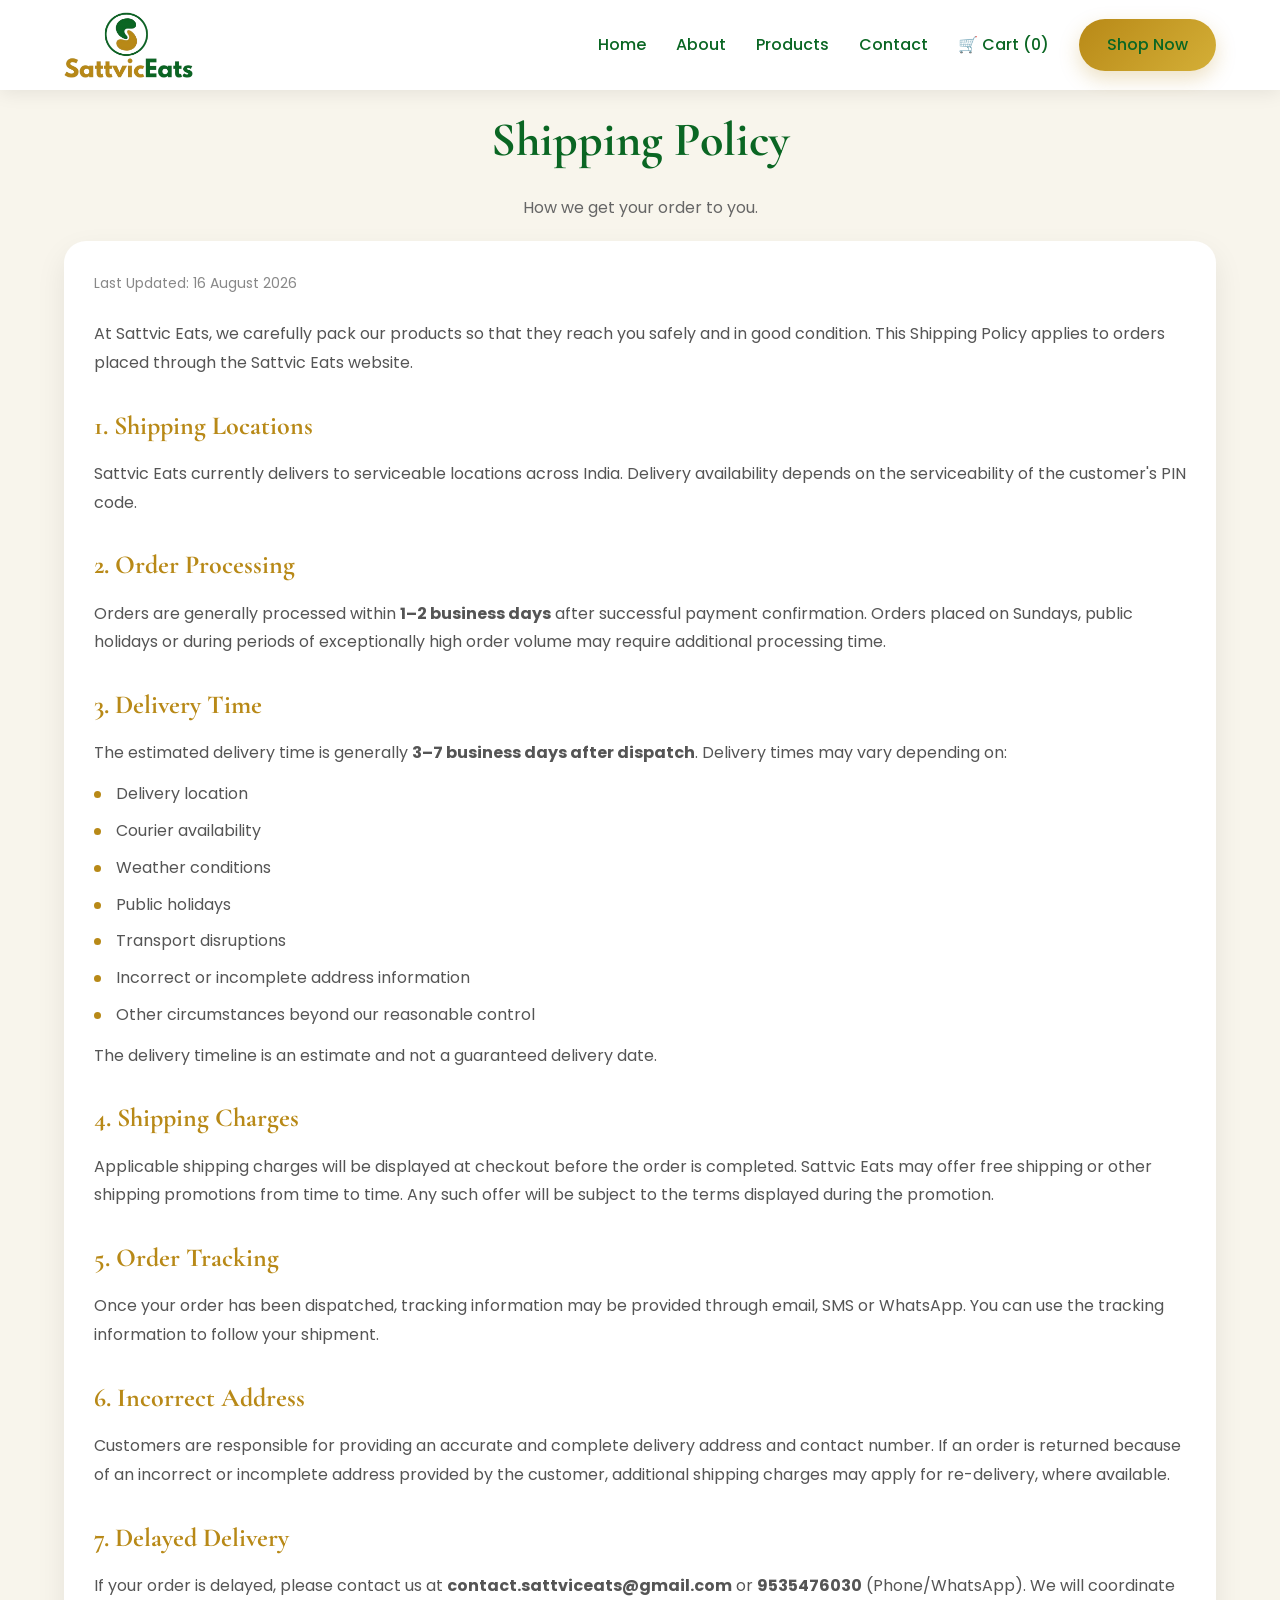
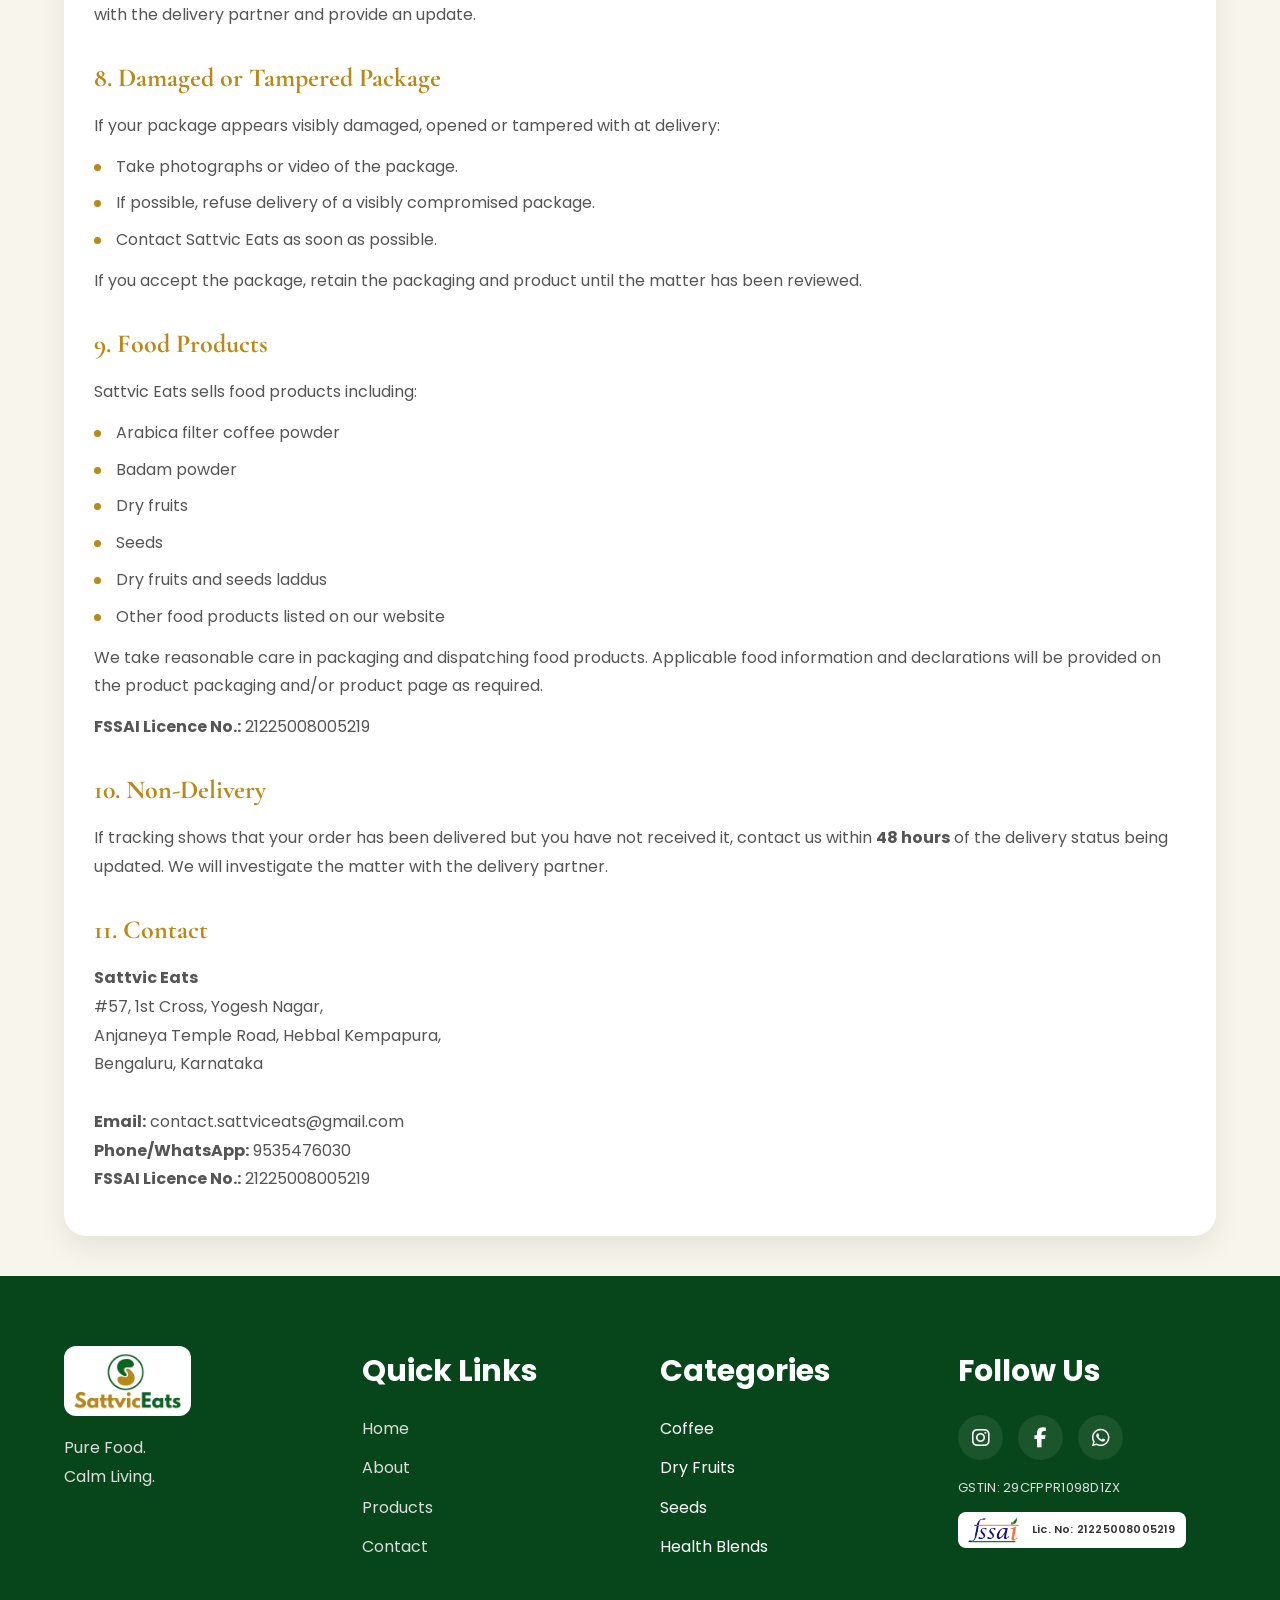
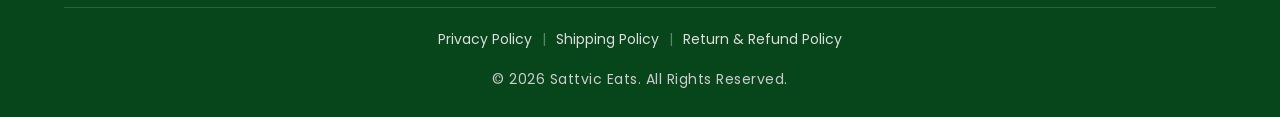
<file: shipping-policy.html>
<!DOCTYPE html>
<html lang="en">

<head>

<meta charset="UTF-8">

<meta name="viewport" content="width=device-width, initial-scale=1.0">

<title>Shipping Policy | Sattvic Eats</title>

<link rel="stylesheet" href="css/style.css">

<link href="https://fonts.googleapis.com/css2?family=Poppins:wght@300;400;500;600;700&family=Cormorant+Garamond:wght@500;600;700&family=League+Spartan:wght@500;600;700&display=swap" rel="stylesheet">

<link rel="stylesheet" href="https://cdnjs.cloudflare.com/ajax/libs/font-awesome/6.5.1/css/all.min.css">

</head>

<body>

<!-- ================= HEADER ================= -->

<header>

<div class="container navbar">

<a href="index.html" class="logo">
<img src="images/logo.png" alt="Sattvic Eats">
</a>

<div class="menu-toggle" id="menu-toggle">
<i class="fas fa-bars"></i>
</div>

<ul class="nav-links" id="nav-links">

<li><a href="index.html">Home</a></li>

<li><a href="about.html">About</a></li>

<li><a href="products.html">Products</a></li>

<li><a href="contact.html">Contact</a></li>

<li>
<a href="cart.html">
🛒 Cart (<span id="cart-count">0</span>)
</a>
</li>

<li>
<a href="products.html" class="gold-btn">
Shop Now
</a>
</li>

</ul>

</div>

</header>

<!-- ================= SHIPPING POLICY ================= -->

<section class="section about-section">

<div class="container">

<div class="section-heading">

<h2>Shipping Policy</h2>

<p>How we get your order to you.</p>

</div>

<div class="glass-card policy-content">

<p class="policy-updated">Last Updated: 16 August 2026</p>

<p>
At Sattvic Eats, we carefully pack our products so that they reach you safely and in good condition. This Shipping Policy applies to orders placed through the Sattvic Eats website.
</p>

<h3>1. Shipping Locations</h3>

<p>
Sattvic Eats currently delivers to serviceable locations across India. Delivery availability depends on the serviceability of the customer's PIN code.
</p>

<h3>2. Order Processing</h3>

<p>
Orders are generally processed within <strong>1–2 business days</strong> after successful payment confirmation. Orders placed on Sundays, public holidays or during periods of exceptionally high order volume may require additional processing time.
</p>

<h3>3. Delivery Time</h3>

<p>
The estimated delivery time is generally <strong>3–7 business days after dispatch</strong>. Delivery times may vary depending on:
</p>

<ul>
<li>Delivery location</li>
<li>Courier availability</li>
<li>Weather conditions</li>
<li>Public holidays</li>
<li>Transport disruptions</li>
<li>Incorrect or incomplete address information</li>
<li>Other circumstances beyond our reasonable control</li>
</ul>

<p>The delivery timeline is an estimate and not a guaranteed delivery date.</p>

<h3>4. Shipping Charges</h3>

<p>
Applicable shipping charges will be displayed at checkout before the order is completed. Sattvic Eats may offer free shipping or other shipping promotions from time to time. Any such offer will be subject to the terms displayed during the promotion.
</p>

<h3>5. Order Tracking</h3>

<p>
Once your order has been dispatched, tracking information may be provided through email, SMS or WhatsApp. You can use the tracking information to follow your shipment.
</p>

<h3>6. Incorrect Address</h3>

<p>
Customers are responsible for providing an accurate and complete delivery address and contact number. If an order is returned because of an incorrect or incomplete address provided by the customer, additional shipping charges may apply for re-delivery, where available.
</p>

<h3>7. Delayed Delivery</h3>

<p>
If your order is delayed, please contact us at <strong>contact.sattviceats@gmail.com</strong> or <strong>9535476030</strong> (Phone/WhatsApp). We will coordinate with the delivery partner and provide an update.
</p>

<h3>8. Damaged or Tampered Package</h3>

<p>If your package appears visibly damaged, opened or tampered with at delivery:</p>

<ul>
<li>Take photographs or video of the package.</li>
<li>If possible, refuse delivery of a visibly compromised package.</li>
<li>Contact Sattvic Eats as soon as possible.</li>
</ul>

<p>If you accept the package, retain the packaging and product until the matter has been reviewed.</p>

<h3>9. Food Products</h3>

<p>Sattvic Eats sells food products including:</p>

<ul>
<li>Arabica filter coffee powder</li>
<li>Badam powder</li>
<li>Dry fruits</li>
<li>Seeds</li>
<li>Dry fruits and seeds laddus</li>
<li>Other food products listed on our website</li>
</ul>

<p>
We take reasonable care in packaging and dispatching food products. Applicable food information and declarations will be provided on the product packaging and/or product page as required.
</p>

<p><strong>FSSAI Licence No.:</strong> 21225008005219</p>

<h3>10. Non-Delivery</h3>

<p>
If tracking shows that your order has been delivered but you have not received it, contact us within <strong>48 hours</strong> of the delivery status being updated. We will investigate the matter with the delivery partner.
</p>

<h3>11. Contact</h3>

<p>
<strong>Sattvic Eats</strong><br>
#57, 1st Cross, Yogesh Nagar,<br>
Anjaneya Temple Road, Hebbal Kempapura,<br>
Bengaluru, Karnataka<br><br>
<strong>Email:</strong> contact.sattviceats@gmail.com<br>
<strong>Phone/WhatsApp:</strong> 9535476030<br>
<strong>FSSAI Licence No.:</strong> 21225008005219
</p>

</div>

</div>

</section>

<!-- ================= FOOTER ================= -->

<footer>

<div class="container">

<div class="footer-grid">

<div>

<div class="footer-brand">

<a href="#" class="footer-logo-link" onclick="window.scrollTo({top:0,behavior:'smooth'}); return false;">
<img src="images/logo.png" alt="Sattvic Eats">
</a>

</div>

<p>

Pure Food.<br>

Calm Living.

</p>

</div>

<div>

<h3>Quick Links</h3>

<ul>

<li><a href="index.html">Home</a></li>

<li><a href="about.html">About</a></li>

<li><a href="products.html">Products</a></li>

<li><a href="contact.html">Contact</a></li>

</ul>

</div>

<div>

<h3>Categories</h3>

<ul>

<li>Coffee</li>

<li>Dry Fruits</li>

<li>Seeds</li>

<li>Health Blends</li>

</ul>

</div>

<div>

<h3>Follow Us</h3>

<div class="social-icons">

<a href="https://www.instagram.com/sattviceats?igsh=YjdpbDJ5eXR1YnZq" target="_blank"><i class="fab fa-instagram"></i></a>

<a href="https://www.facebook.com/SattvicEats/" target="_blank"><i class="fab fa-facebook-f"></i></a>

<a href="https://wa.me/919535476030?text=Hi%20Sattvic%20Eats%2C%20I%20would%20like%20to%20place%20an%20order.%20Please%20help%20me%20with%20this." target="_blank"><i class="fab fa-whatsapp"></i></a>
</div>

<p class="footer-gst">GSTIN: 29CFPPR1098D1ZX</p>

<div class="footer-fssai">
<img src="images/fssai-logo.jpg" alt="FSSAI Logo">
<span>Lic. No: 21225008005219</span>
</div>

</div>

</div>

<hr>

<div class="footer-policy-links">
<a href="privacy-policy.html">Privacy Policy</a>
<span>|</span>
<a href="shipping-policy.html">Shipping Policy</a>
<span>|</span>
<a href="return-policy.html">Return &amp; Refund Policy</a>
</div>

<p class="copyright">

© 2026 Sattvic Eats.
All Rights Reserved.

</p>

</div>

</footer>

<!-- External JavaScript -->
<script src="js/script.js"></script>


<!-- ================= BACK TO TOP ================= -->

<button id="back-to-top" aria-label="Back to top">
<i class="fas fa-arrow-up"></i>
</button>

</body>

</html>
</file>
<file: css/style.css>
/*==================================================
                 RESET & ROOT
==================================================*/

*{
    margin:0;
    padding:0;
    box-sizing:border-box;
}

html{
    scroll-behavior:smooth;
}

body{
    font-family:'Poppins',sans-serif;
    background:#F8F5EC;
    color:#222;
    line-height:1.7;
    overflow-x:hidden;
}

:root{

    --green:#0A6623;
    --green-dark:#06461A;

    --gold:#B88917;
    --gold-light:#D4AF37;

    --cream:#F8F5EC;
    --white:#ffffff;
    --black:#222;

    --shadow:0 12px 30px rgba(0,0,0,.08);

    --radius:22px;

}

/*==================================================
                 GLOBAL
==================================================*/

img{
    display:block;
    max-width:100%;
    height:auto;
}

a{
    text-decoration:none;
    color:inherit;
}

ul{
    list-style:none;
}

button{
    border:none;
    outline:none;
    cursor:pointer;
    font-family:'Poppins',sans-serif;
}

.container{
    width:90%;
    max-width:1250px;
    margin:auto;
}

.section{
    padding:40px 0;
}

.section-heading{
    text-align:center;
    margin-bottom:20px;
}

.section-heading h2{

    font-family:'Cormorant Garamond',serif;
    font-size:48px;
    color:var(--green);
    margin-bottom:12px;

}

.section-heading p{

    max-width:720px;
    margin:auto;
    color:#666;
    font-size:16px;

}

/*==================================================
               COMMON CARDS
==================================================*/

.glass-card{

    background:#fff;
    border-radius:22px;
    padding:30px;
    box-shadow:var(--shadow);

}

.policy-content h3{

    font-family:'Cormorant Garamond',serif;
    color:var(--gold);
    font-size:26px;
    margin:26px 0 12px;

}

.policy-content h3:first-child{
    margin-top:0;
}

.policy-content p{

    color:#555;
    line-height:1.8;
    margin-bottom:12px;

}

.policy-content ul{

    margin:0 0 12px;
    padding:0;

}

.policy-content ul li{

    color:#555;
    line-height:1.8;
    padding-left:22px;
    position:relative;
    margin-bottom:8px;

}

.policy-content ul li::before{

    content:"";
    position:absolute;
    left:0;
    top:11px;

    width:7px;
    height:7px;
    border-radius:50%;

    background:var(--gold);

}

.policy-content .policy-updated{

    color:#888;
    font-size:14px;
    margin-bottom:24px;

}

/*==================================================
                  HEADER
==================================================*/

header{

    position:fixed;
    top:0;
    left:0;
    width:100%;
    height:90px;

    background:rgba(255,255,255,.96);
    backdrop-filter:blur(12px);

    box-shadow:0 3px 18px rgba(0,0,0,.08);

    z-index:1000;

}

.navbar{

    height:100%;

    display:flex;
    justify-content:space-between;
    align-items:center;

}

/*==================================================
                    LOGO
==================================================*/

.logo{

    display:flex;
    align-items:center;

}

.logo img{

    height:70px;
    width:auto;
    transition:.3s;

}

.logo img:hover{

    transform:scale(1.05);

}

/*==================================================
                 NAVIGATION
==================================================*/

.nav-links{

    display:flex;
    align-items:center;
    gap:30px;

}

.nav-links li{

    list-style:none;

}

.nav-links a{

    color:var(--green);
    font-weight:500;
    transition:.3s;

    position:relative;

}

.nav-links a:hover{

    color:var(--gold);

}

.nav-links a.active{

    color:var(--gold);

}

/* underline animation */

.nav-links a::after{

    content:"";

    position:absolute;

    left:0;
    bottom:-6px;

    width:0;
    height:2px;

    background:var(--gold);

    transition:.35s;

}

.nav-links a:hover::after,
.nav-links a.active::after{

    width:100%;

}

/*==================================================
                SHOP NOW BUTTON
==================================================*/

.gold-btn{

    display:inline-flex;
    align-items:center;
    justify-content:center;

    padding:12px 28px;

    background:linear-gradient(135deg,var(--gold),var(--gold-light));

    color:#fff;

    border-radius:50px;

    font-weight:600;

    transition:.3s;

    box-shadow:0 8px 20px rgba(184,137,23,.25);

}

.gold-btn:hover{

    transform:translateY(-3px);

    box-shadow:0 12px 25px rgba(184,137,23,.35);

}

/*==================================================
                MOBILE MENU
==================================================*/

.menu-toggle{

    display:none;

    font-size:30px;

    color:var(--green);

    cursor:pointer;

}

/*==================================================
                    HERO
==================================================*/

.hero{

    margin-top:90px;
    width:100%;
    height:90vh;
    min-height:650px;
    position:relative;
    overflow:hidden;

}

.products-banner,
.about-section,
.cart-page,
.contact-section{

    margin-top:60px;

}

.products-banner{

    padding-bottom:10px;

}

.hero-slider{

    width:100%;
    height:100%;
    position:relative;

}

.slide{

    position:absolute;
    inset:0;

    opacity:0;
    visibility:hidden;

    transition:opacity .8s ease;

}

.slide.active{

    opacity:1;
    visibility:visible;
    z-index:2;

}

.slide img,
.hero-video{

    width:100%;
    height:100%;

    object-fit:cover;
    object-position:center;

    display:block;

}

.slide-caption{

    position:absolute;
    inset:0;

    display:flex;
    flex-direction:column;
    align-items:flex-start;
    justify-content:center;
    text-align:left;

    padding:40px 60px;

    background:linear-gradient(90deg, rgba(0,0,0,.55) 0%, rgba(0,0,0,.25) 55%, rgba(0,0,0,0) 80%);

}

.slide-caption-inner{

    max-width:560px;

    background:rgba(0,0,0,.38);
    backdrop-filter:blur(3px);
    -webkit-backdrop-filter:blur(3px);

    padding:26px 32px;
    border-radius:18px;

    border-left:4px solid var(--gold);

}

.slide-caption h2{

    font-family:'Cormorant Garamond',serif;
    font-weight:700;
    color:#fff;

    font-size:46px;
    line-height:1.2;

    margin-bottom:14px;

    text-shadow:0 3px 14px rgba(0,0,0,.7);

}

.slide-caption p{

    font-family:'Poppins',sans-serif;
    font-weight:500;
    color:#F8F1DE;

    font-size:17px;
    line-height:1.6;

    text-shadow:0 2px 10px rgba(0,0,0,.7);

}

@media (max-width:768px){

    .slide-caption{
        padding:20px 24px;
        align-items:center;
        text-align:center;
    }

    .slide-caption-inner{
        max-width:90%;
        padding:18px 20px;
        border-left:none;
        border-top:3px solid var(--gold);
    }

    .slide-caption h2{
        font-size:26px;
        margin-bottom:8px;
    }

    .slide-caption p{
        font-size:14px;
    }

}

@media (max-width:480px){

    .slide-caption-inner{
        padding:14px 16px;
    }

    .slide-caption h2{
        font-size:20px;
    }

    .slide-caption p{
        font-size:12px;
    }

}

.hero-video{

    pointer-events:none;

}

/* Shop Now button on banner slides */
.slide-shop-btn{

    display:inline-block;
    margin-top:18px;

    padding:12px 30px;

    background:var(--gold);
    color:#fff;

    font-family:'Poppins',sans-serif;
    font-weight:600;
    font-size:15px;
    letter-spacing:.3px;

    text-decoration:none;
    border-radius:30px;

    transition:background .3s ease, transform .3s ease;

}

.slide-shop-btn:hover{

    background:var(--gold-light);
    transform:translateY(-2px);

}

/* Hero slider dots */
.hero-dots{

    position:absolute;
    left:0;
    right:0;
    bottom:20px;

    display:flex;
    justify-content:center;
    gap:10px;

    z-index:5;

}

.hero-dot{

    width:11px;
    height:11px;
    border-radius:50%;

    background:rgba(255,255,255,.5);
    border:1px solid rgba(255,255,255,.8);

    cursor:pointer;
    transition:background .3s ease, transform .3s ease;

}

.hero-dot.active{

    background:var(--gold);
    border-color:var(--gold);
    transform:scale(1.15);

}

/* Hero slider arrows */
.hero-arrow{

    position:absolute;
    top:50%;
    transform:translateY(-50%);

    width:42px;
    height:42px;

    display:flex;
    align-items:center;
    justify-content:center;

    background:rgba(0,0,0,.35);
    color:#fff;

    border:none;
    border-radius:50%;

    font-size:16px;
    cursor:pointer;

    z-index:5;

    transition:background .3s ease;

}

.hero-arrow:hover{
    background:var(--gold);
}

.hero-arrow-prev{ left:18px; }
.hero-arrow-next{ right:18px; }

@media (max-width:768px){

    .hero-arrow{
        width:34px;
        height:34px;
        font-size:13px;
    }

    .hero-dots{
        bottom:12px;
    }

    .slide-shop-btn{
        margin-top:12px;
        padding:9px 22px;
        font-size:13px;
    }

}

/* Optional dark overlay */

.hero::before{

    content:"";

    position:absolute;

    inset:0;

    background:rgba(0,0,0,.18);

    z-index:3;

    pointer-events:none;

}

/*==================================================
                    BUTTONS
==================================================*/

.outline-btn{

    display:inline-flex;
    justify-content:center;
    align-items:center;

    padding:12px 28px;

    border:2px solid var(--green);

    color:var(--green);

    border-radius:50px;

    font-weight:600;

    transition:.35s;

}

.outline-btn:hover{

    background:var(--green);
    color:#fff;

}

/*==================================================
                SHOP BY CATEGORY
==================================================*/

.category-grid{

    display:grid;
    grid-template-columns:repeat(2,1fr);
    gap:24px;
    max-width:720px;
    margin:0 auto;

}

.category-card{

    background:#fff;

    border-radius:var(--radius);

    overflow:hidden;

    box-shadow:var(--shadow);

    transition:.35s;

}

.category-card:hover{

    transform:translateY(-8px);

}

.category-card img{

    width:100%;
    height:190px;

    object-fit:cover;
    object-position:center;

}

.category-content{

    padding:18px;

    text-align:center;

}

.category-content h3{

    font-family:'League Spartan',sans-serif;

    font-size:28px;

    margin-bottom:10px;

}

.category-content p{

    color:#666;
    font-size:15px;

}

/*==================================================
                  PRODUCTS
==================================================*/

.products-grid{

    display:grid;
    grid-template-columns:repeat(3,1fr);
    gap:35px;

}

.product-card{

    background:#fff;

    border-radius:var(--radius);

    overflow:hidden;

    box-shadow:var(--shadow);

    transition:.35s;

    cursor:pointer;

    display:flex;
    flex-direction:column;
    height:100%;

}

.product-card:hover{

    transform:translateY(-8px);

}

.product-image{

    display:block;
    overflow:hidden;
    cursor:pointer;

}

.product-image img{

    width:100%;
    height:280px;

    object-fit:cover;

    transition:.5s;

}

.product-card:hover .product-image img{

    transform:scale(1.08);

}

.product-info{

    padding:18px;

    display:flex;
    flex-direction:column;
    flex:1;

}

.product-info .gold-btn{

    margin-top:auto;

}

.product-tag{

    display:inline-block;

    background:var(--green);

    color:#fff;

    padding:5px 12px;

    border-radius:50px;

    font-size:12px;

    margin-bottom:10px;

}

.product-info h3{

    font-family:'League Spartan',sans-serif;

    font-size:22px;

    margin-bottom:8px;

}

.product-info p{

    color:#666;

    margin-bottom:12px;

}

.price{

    color:var(--gold);

    font-size:22px;

    font-weight:700;

    margin-bottom:12px;

}

.center-btn{

    text-align:center;

    margin-top:50px;

}

/*==================================================
              WHY SATTVIC EATS
==================================================*/

.light{
    background:#FCFAF4;
}

.benefits-grid{
    display:flex;
    flex-direction:column;
    gap:30px;
}

.benefits-row{
    display:grid;
    grid-template-columns:repeat(4,1fr);
    gap:30px;
}

.benefit-card{

    background:#fff;

    border-radius:var(--radius);

    padding:22px;

    text-align:center;

    box-shadow:var(--shadow);

    transition:.35s;

}

.benefit-card:hover{

    transform:translateY(-8px);

}

.benefit-icon{

    font-size:38px;

    margin-bottom:14px;

}

.benefit-card h3{

    font-size:22px;

    margin-bottom:8px;

}

.benefit-card p{

    color:#666;

}

/*==================================================
                OUR PROMISE
==================================================*/

.promise-grid{

    display:grid;
    grid-template-columns:repeat(4,1fr);
    gap:30px;

}

.promise-card{

    background:#fff;

    border-radius:var(--radius);

    padding:35px;

    text-align:center;

    box-shadow:var(--shadow);

    transition:.35s;

}

.promise-card:hover{

    transform:translateY(-8px);

}

.promise-card i{

    font-size:45px;

    color:var(--gold);

    margin-bottom:20px;

}

.promise-card h3{

    font-size:28px;

    margin-bottom:12px;

}

.promise-card p{

    color:#666;

}

/*==================================================
              TESTIMONIALS
==================================================*/

.testimonial-grid{

    display:grid;
    grid-template-columns:repeat(3,1fr);
    gap:30px;

}

.testimonial-card{

    background:#fff;

    border-radius:var(--radius);

    padding:35px;

    box-shadow:var(--shadow);

    transition:.35s;

}

.testimonial-card:hover{

    transform:translateY(-8px);

}

.stars{

    color:#FFD700;

    font-size:22px;

    margin-bottom:15px;

}

.testimonial-card p{

    color:#555;

    margin-bottom:20px;

}

.testimonial-card h4{

    color:var(--green);

    font-size:22px;

}

.testimonial-card span{

    color:#888;

    font-size:14px;

}

/*==================================================
              NEWSLETTER
==================================================*/

.newsletter{

    padding:90px 0;

    background:linear-gradient(135deg,var(--green),var(--green-dark));

}

.newsletter-box{

    max-width:850px;

    margin:auto;

    text-align:center;

    color:#fff;

}

.newsletter-box h2{

    color:#fff;

    font-size:46px;

    margin-bottom:15px;

}

.newsletter-box p{

    margin-bottom:30px;

}

.newsletter-form{

    display:flex;

    justify-content:center;

    gap:15px;

    flex-wrap:wrap;

}

.newsletter-form input{

    width:420px;

    max-width:100%;

    padding:16px 20px;

    border:none;

    border-radius:50px;

    font-size:15px;

}

/*==================================================
                   CTA
==================================================*/

.cta-section{

    padding:90px 0;

}

.cta-box{

    background:linear-gradient(135deg,#ffffff,#F8F5EC);

    border-radius:30px;

    padding:60px;

    text-align:center;

    box-shadow:var(--shadow);

}

.cta-box h2{

    font-size:48px;

    margin-bottom:15px;

}

.cta-box p{

    max-width:700px;

    margin:0 auto 30px;

    color:#666;

}

/*==================================================
                    FOOTER
==================================================*/

footer{

    background:var(--green-dark);

    color:#fff;

    padding:70px 0 25px;

}

.footer-grid{

    display:grid;

    grid-template-columns:repeat(4,1fr);

    gap:40px;
    align-items:start;
    align-items:start;
}

.footer-grid h3{

    color:#fff;

    font-size:30px;

    margin-bottom:18px;

}

.footer-brand{

    display:flex;
    align-items:center;
    gap:12px;
    margin-bottom:18px;

}

.footer-brand img{

    height:58px;
    width:auto;
    display:block;

}

.footer-logo-link{

    display:inline-flex;
    align-items:center;
    justify-content:center;

    background:#fff;
    padding:6px 10px;
    border-radius:12px;

    cursor:pointer;
    transition:.3s;

}

.footer-logo-link:hover{

    transform:translateY(-3px);

}

.footer-brand h3{

    margin-bottom:0;

}

.footer-grid p{

    color:#ddd;

    line-height:1.8;

}

.footer-grid ul{

    padding:0;

}

.footer-grid ul li{

    margin-bottom:12px;

}

.footer-grid ul li a{

    color:#ddd;

    transition:.3s;

}

.footer-grid ul li a:hover{

    color:var(--gold-light);

    padding-left:6px;

}

.social-icons{

    display:flex;

    gap:15px;

    margin-top:15px;

}

.social-icons a{

    width:45px;

    height:45px;

    border-radius:50%;

    background:rgba(255,255,255,.08);

    display:flex;

    justify-content:center;

    align-items:center;

    color:#fff;

    font-size:20px;

    transition:.35s;

}

.social-icons a:hover{

    background:var(--gold);

    transform:translateY(-5px);

}

.footer-gst{

    margin-top:16px;
    font-size:13px;
    color:rgba(255,255,255,.75);
    letter-spacing:.3px;

}

.footer-fssai{

    display:inline-flex;
    align-items:center;

    margin-top:12px;

    background:#fff;
    padding:5px 10px;
    border-radius:8px;

}

.footer-fssai img{

    height:26px;
    width:auto;
    display:block;

}

.footer-fssai span{

    margin-left:8px;
    font-size:11px;
    font-weight:600;
    color:#333;
    letter-spacing:.2px;
    white-space:nowrap;

}

footer hr{

    border:none;

    border-top:1px solid rgba(255,255,255,.15);

    margin:35px 0 20px;

}

.footer-policy-links{

    display:flex;
    flex-wrap:wrap;
    justify-content:center;
    align-items:center;
    gap:10px;

    margin-bottom:16px;

    font-size:14px;

}

.footer-policy-links a{

    color:#ddd;
    transition:.3s;

}

.footer-policy-links a:hover{

    color:var(--gold-light);

}

.footer-policy-links span{

    color:rgba(255,255,255,.35);

}

.copyright{

    text-align:center;

    color:#ccc;

    font-size:14px;

    letter-spacing:.5px;

}

/*==================================================
                    CART
==================================================*/

#cart-container{

    display:flex;
    flex-direction:column;
    gap:25px;

}

.cart-item{

    display:flex;
    align-items:center;
    justify-content:space-between;
    gap:25px;

    background:#fff;

    border-radius:20px;

    padding:20px 25px;

    box-shadow:var(--shadow);

}

.cart-image{

    width:120px;
    height:120px;

    object-fit:cover;

    border-radius:15px;

    flex-shrink:0;

}

.cart-details{

    flex:1;

}

.cart-details h3{

    font-size:28px;

    color:var(--green);

    margin-bottom:10px;

}

.cart-details p{

    font-size:18px;

    color:#666;

    margin-bottom:18px;

}

.qty-box{

    display:inline-flex;

    align-items:center;

    gap:15px;

}

.qty-box button{

    width:40px;
    height:40px;

    border-radius:50%;

    background:var(--green);

    color:#fff;

    font-size:20px;

    transition:.3s;

}

.qty-box button:hover{

    background:var(--gold);

}

.qty-box span{

    font-size:20px;

    font-weight:600;

    min-width:20px;

    text-align:center;

}

.remove-btn{

    padding:12px 20px;

    border-radius:40px;

    background:#e74c3c;

    color:#fff;

    font-size:15px;

    font-weight:600;

    transition:.3s;

}

.remove-btn:hover{

    background:#c0392b;

}

#cart-total{

    color:var(--gold);

    font-size:32px;

    font-weight:700;

}

.glass-card{

    background:#fff;

    border-radius:22px;

    padding:30px;

    box-shadow:var(--shadow);

}

/*==================================================
                ABOUT PAGE
==================================================*/

.about-banner{

    background:linear-gradient(135deg,#FCFAF4,#F8F5EC);

}

.about-grid{

    display:grid;
    grid-template-columns:1fr 1fr;
    gap:60px;
    align-items:center;

}

.about-image img{

    width:100%;
    border-radius:25px;
    box-shadow:var(--shadow);

}

.about-content h2{

    font-family:'Cormorant Garamond',serif;
    font-size:48px;
    color:var(--green);
    margin-bottom:20px;

}

.about-content p{

    color:#555;
    margin-bottom:18px;

}

.about-features{

    display:grid;
    grid-template-columns:repeat(2,1fr);
    gap:20px;
    margin-top:35px;

}

.feature-box{

    background:#fff;
    padding:25px;
    border-radius:20px;
    text-align:center;
    box-shadow:var(--shadow);

}

.feature-box i{

    font-size:40px;
    color:var(--gold);
    margin-bottom:15px;

}

.feature-box h4{

    color:var(--green);
    margin-bottom:8px;

}

/*==================================================
               CONTACT PAGE
==================================================*/

.contact-grid{

    display:grid;
    grid-template-columns:1fr 1fr;
    gap:50px;

}

.contact-info{

    display:flex;
    flex-direction:column;
    gap:25px;

}

.contact-card{

    background:#fff;
    border-radius:20px;
    padding:25px;
    box-shadow:var(--shadow);

    display:flex;
    align-items:center;
    gap:20px;

}

.contact-card i{

    width:60px;
    height:60px;

    border-radius:50%;

    background:var(--green);

    color:#fff;

    display:flex;
    justify-content:center;
    align-items:center;

    font-size:24px;

}

.contact-card h3{

    color:var(--green);
    margin-bottom:5px;

}

.contact-form{

    background:#fff;
    padding:35px;
    border-radius:25px;
    box-shadow:var(--shadow);

}

.contact-form input,
.contact-form textarea{

    width:100%;
    padding:16px 18px;

    border:1px solid #ddd;

    border-radius:12px;

    margin-bottom:18px;

    font-size:15px;

    font-family:'Poppins',sans-serif;

}

.contact-form textarea{

    resize:none;
    min-height:160px;

}

.contact-form input:focus,
.contact-form textarea:focus{

    outline:none;
    border-color:var(--gold);

}

/*==================================================
                COMMON ANIMATIONS
==================================================*/

@keyframes fadeUp{

    from{

        opacity:0;
        transform:translateY(40px);

    }

    to{

        opacity:1;
        transform:translateY(0);

    }

}

@keyframes zoomIn{

    from{

        opacity:0;
        transform:scale(.9);

    }

    to{

        opacity:1;
        transform:scale(1);

    }

}

.fade-up{

    animation:fadeUp .8s ease both;

}

.zoom-in{

    animation:zoomIn .8s ease both;

}

.gold-btn,
.outline-btn,
.product-card,
.category-card,
.benefit-card,
.promise-card,
.testimonial-card,
.feature-box,
.contact-card,
.cart-item{

    transition:.35s;

}

/*==================================================
            TABLET RESPONSIVE
==================================================*/

@media (max-width:992px){

.container{
    width:92%;
}

.section{
    padding:35px 0;
}

.section-heading h2{
    font-size:40px;
}

.hero{
    min-height:550px;
    height:70vh;
}

.category-grid,
.products-grid,
.promise-grid,
.testimonial-grid{
    grid-template-columns:repeat(2,1fr);
}

.benefits-row{
    grid-template-columns:1fr;
}

.about-grid,
.contact-grid{
    grid-template-columns:1fr;
}

.footer-grid{
    grid-template-columns:repeat(2,1fr);
    align-items:start;
}

}

/*==================================================
            MOBILE RESPONSIVE
==================================================*/

@media (max-width:768px){

/* ---------- Header ---------- */

header{
    height:75px;
}

.navbar{
    height:75px;
}

.logo img{
    height:55px;
}

.menu-toggle{
    display:block;
    font-size:28px;
}

.nav-links{

    position:fixed;

    top:75px;
    left:-100%;

    width:100%;

    background:#fff;

    display:flex;
    flex-direction:column;

    gap:20px;

    padding:35px 0;

    transition:.35s;

    box-shadow:0 15px 30px rgba(0,0,0,.08);

}

.nav-links.active{
    left:0;
}

/* ---------- Hero ---------- */

.hero{

    margin-top:75px;

    height:50vh;
    min-height:340px;

}

.products-banner,
.about-section,
.cart-page,
.pdp-section{

    margin-top:75px;

}

.hero-slider,
.slide{

    width:100%;
    height:100%;

}

.slide img,
.hero-video{

    width:100%;
    height:100%;

    object-fit:cover;
    object-position:center;

}

/* ---------- Typography ---------- */

.section{
    padding:28px 0;
}

.section-heading{
    margin-bottom:20px;
}

.section-heading h2{
    font-size:34px;
}

.section-heading p{
    font-size:15px;
}

/* ---------- Grids ---------- */

.category-grid,
.products-grid,
.promise-grid{

    grid-template-columns:repeat(2,1fr);

    gap:18px;

}

.testimonial-grid,
.benefits-row{

    grid-template-columns:repeat(2,1fr);
    gap:18px;

}

.footer-grid{

    grid-template-columns:repeat(2,1fr);
    align-items:start;

}

/* ---------- Images ---------- */

.category-card img{
    height:170px;
}

.product-image img{
    height:180px;
}

/* ---------- Cards ---------- */

.category-content,
.product-info,
.promise-card,
.benefit-card,
.testimonial-card,
.feature-box{

    padding:18px;

}

.product-info h3{
    font-size:20px;
}

.price{
    font-size:22px;
}

.cta-box{
    padding:35px 25px;
}

.cta-box h2{
    font-size:34px;
}

.newsletter-box h2{
    font-size:34px;
}

.newsletter-form{
    flex-direction:column;
}

.newsletter-form input{
    width:100%;
}

/* ---------- Cart ---------- */

.cart-item{

    flex-direction:column;

    text-align:center;

    padding:16px;
    gap:12px;

}

.cart-image{

    width:90px;
    height:90px;

}

.cart-details h3{
    font-size:18px;
    margin-bottom:4px;
}

.cart-details p{
    font-size:14px;
    margin-bottom:10px;
}

.qty-box{

    justify-content:center;

}

.qty-box button{
    width:32px;
    height:32px;
    font-size:16px;
}

.qty-box span{
    font-size:16px;
}

.remove-btn{

    width:auto;
    padding:8px 22px;
    font-size:13px;

}

/* ---------- Footer ---------- */

footer{
    padding:32px 0 16px;
}

.footer-grid{

    grid-template-columns:repeat(2,1fr);
    gap:22px 16px;
    margin-bottom:18px;
    align-items:start;

}

.footer-grid h3{
    font-size:18px;
    margin-bottom:8px;
}

.footer-brand img{
    height:46px;
}

.footer-grid p{
    font-size:13px;
    line-height:1.5;
}

.footer-grid ul li{
    margin-bottom:6px;
    font-size:13px;
}

.social-icons{

    justify-content:flex-start;

}

.social-icons a{
    width:36px;
    height:36px;
    font-size:15px;
}

footer hr{
    margin:14px 0 10px;
}

.copyright{
    font-size:11px;
}

/* ---------- About & Contact (missed in earlier collapse) ---------- */

.about-features{
    grid-template-columns:1fr;
}

.contact-card{
    text-align:left;
}

}

/*==================================================
        SMALL MOBILE RESPONSIVE (phones < 480px)
==================================================*/

@media (max-width:480px){

.section{
    padding:20px 0;
}

.footer-fssai{
    flex-wrap:wrap;
    max-width:200px;
}

.footer-fssai span{
    white-space:normal;
    margin-left:0;
    margin-top:4px;
    width:100%;
}

.section-heading h2{
    font-size:28px;
}

.hero{
    height:42vh;
    min-height:300px;
}

.category-grid,
.products-grid,
.promise-grid{
    grid-template-columns:repeat(2,1fr);
    gap:14px;
}

.cta-box{
    padding:30px 20px;
}

.cta-box h2{
    font-size:26px;
}

.newsletter-box h2{
    font-size:26px;
}

.footer-grid h3{
    font-size:20px;
}

.contact-card{
    flex-direction:column;
    text-align:center;
    gap:12px;
}

/* ---------- Shop by Category cards ---------- */

.category-card img{
    height:120px;
}

.category-content{
    padding:12px 10px;
}

.category-content h3{
    font-size:16px;
    line-height:1.25;
    margin-bottom:5px;
}

.category-content p{
    font-size:11px;
    line-height:1.4;
}

/* ---------- Product cards ---------- */

.product-image img{
    height:120px;
}

.product-info{
    padding:12px 10px;
}

.product-tag{
    font-size:10px;
    padding:4px 9px;
    margin-bottom:6px;
}

.product-info h3{
    font-size:15px;
    line-height:1.25;
    margin-bottom:5px;
}

.product-info p{
    font-size:11px;
    line-height:1.4;
    margin-bottom:8px;
}

.price{
    font-size:16px;
    margin-bottom:8px;
}

/* ---------- Why Sattvic Eats (promise cards) ---------- */

.promise-card{
    padding:18px 10px;
}

.promise-card i{
    font-size:26px;
    margin-bottom:10px;
}

.promise-card h3{
    font-size:15px;
    line-height:1.25;
    margin-bottom:5px;
}

.promise-card p{
    font-size:11px;
    line-height:1.4;
}

/* ---------- Benefits cards ---------- */

.benefit-card{
    padding:16px 10px;
}

.benefit-icon{
    font-size:24px;
    margin-bottom:8px;
}

.benefit-card h3{
    font-size:15px;
    line-height:1.25;
    margin-bottom:5px;
}

.benefit-card p{
    font-size:11px;
    line-height:1.4;
}

/* ---------- Buttons inside cards ---------- */

.category-grid .gold-btn,
.products-grid .gold-btn,
.product-info .gold-btn{
    padding:9px 14px;
    font-size:12px;
    width:100%;
}

}
/*==================================================
              PRODUCT DETAIL PAGE (PDP)
==================================================*/

.pdp-section{
    margin-top:90px;
}

.pdp-grid{
    display:grid;
    grid-template-columns:1fr 1fr;
    gap:60px;
    align-items:start;
}

.pdp-media img{
    width:100%;
    border-radius:var(--radius);
    box-shadow:var(--shadow);
    object-fit:cover;
    max-height:560px;
}

.pdp-breadcrumb{
    font-size:14px;
    color:#888;
    margin-bottom:14px;
}

.pdp-breadcrumb a{
    color:var(--green);
    font-weight:600;
}

.pdp-info h1{
    font-family:'Cormorant Garamond',serif;
    font-size:42px;
    color:var(--green-dark);
    line-height:1.15;
    margin-bottom:8px;
}

.pdp-tagline{
    font-style:italic;
    color:#777;
    margin-bottom:16px;
}

.pdp-tags{
    display:flex;
    flex-wrap:wrap;
    gap:8px;
    margin-bottom:18px;
}

.pdp-tag{
    background:rgba(184,137,23,.12);
    color:var(--gold);
    border:1px solid rgba(184,137,23,.35);
    padding:5px 14px;
    border-radius:50px;
    font-size:12px;
    font-weight:600;
    letter-spacing:.5px;
}

.pdp-price-row{
    display:flex;
    align-items:baseline;
    gap:10px;
    margin-bottom:18px;
}

.pdp-price{
    font-size:32px;
    font-weight:700;
    color:var(--gold);
}

.pdp-unit{
    color:#888;
    font-size:14px;
}

.pdp-desc{
    color:#555;
    margin-bottom:22px;
    max-width:520px;
}

/* Variant selector (used for Coffee roast blends) */

.pdp-variants{
    background:var(--cream);
    border-radius:16px;
    padding:18px 20px;
    margin-bottom:22px;
}

.pdp-variant-label{
    font-weight:600;
    color:var(--green-dark);
    margin-bottom:10px;
    font-size:14px;
    text-transform:uppercase;
    letter-spacing:.5px;
}

.pdp-variant-options{
    display:flex;
    gap:10px;
    flex-wrap:wrap;
    margin-bottom:10px;
}

.variant-pill{
    padding:9px 20px;
    border-radius:50px;
    border:2px solid var(--green);
    background:transparent;
    color:var(--green);
    font-weight:600;
    font-size:14px;
    transition:.25s;
}

.variant-pill.active,
.variant-pill:hover{
    background:var(--green);
    color:#fff;
}

.pdp-variant-ratio{
    font-size:14px;
    color:#666;
}

/* Quantity stepper */

.pdp-qty-row{
    display:flex;
    align-items:center;
    gap:18px;
    margin-bottom:24px;
    font-weight:600;
    color:var(--green-dark);
}

.qty-stepper{
    display:flex;
    align-items:center;
    border:2px solid var(--gold);
    border-radius:50px;
    overflow:hidden;
}

.qty-stepper button{
    background:transparent;
    width:38px;
    height:38px;
    font-size:18px;
    color:var(--gold);
    font-weight:700;
}

.qty-stepper button:hover{
    background:rgba(184,137,23,.12);
}

.qty-stepper span{
    min-width:34px;
    text-align:center;
    font-weight:600;
}

/* Action buttons */

.pdp-actions{
    display:flex;
    flex-wrap:wrap;
    gap:14px;
    margin-bottom:36px;
}

.pdp-actions button,
.pdp-actions a{
    flex:1 1 auto;
    min-width:150px;
}

.whatsapp-btn{
    display:inline-flex;
    align-items:center;
    justify-content:center;
    gap:8px;
    padding:12px 28px;
    background:#25D366;
    color:#fff;
    border-radius:50px;
    font-weight:600;
    transition:.3s;
    box-shadow:0 8px 20px rgba(37,211,102,.3);
    text-decoration:none;
}

.whatsapp-btn:hover{
    transform:translateY(-3px);
    box-shadow:0 12px 25px rgba(37,211,102,.4);
}

.green-btn{
    display:inline-flex;
    align-items:center;
    justify-content:center;
    padding:12px 28px;
    background:linear-gradient(135deg,var(--green),var(--green-dark));
    color:#fff;
    border-radius:50px;
    font-weight:600;
    transition:.3s;
    box-shadow:0 8px 20px rgba(10,102,35,.25);
}

.green-btn:hover{
    transform:translateY(-3px);
    box-shadow:0 12px 25px rgba(10,102,35,.35);
}

.pdp-actions .outline-btn{
    gap:8px;
}

/* Benefits / Health value */

.pdp-accordion{
    display:flex;
    flex-direction:column;
    gap:22px;
    border-top:1px solid #eee;
    padding-top:24px;
}

.pdp-block h3{
    font-family:'Cormorant Garamond',serif;
    font-size:22px;
    color:var(--green);
    margin-bottom:10px;
    display:flex;
    align-items:center;
    gap:8px;
}

.pdp-block ul li{
    color:#555;
    margin-bottom:8px;
    display:flex;
    align-items:center;
    gap:8px;
}

.pdp-block ul li i{
    color:var(--gold);
    font-size:13px;
}

@media (max-width:992px){

    .pdp-grid{
        grid-template-columns:1fr;
        gap:30px;
    }

    .pdp-media img{
        max-height:380px;
    }

}

@media (max-width:480px){

    .pdp-info h1{
        font-size:32px;
    }

    .pdp-actions button{
        min-width:100%;
    }

}
/*==================================================
        BACK TO TOP BUTTON
==================================================*/

#back-to-top{

    position:fixed;
    bottom:22px;
    left:22px;

    width:48px;
    height:48px;

    border-radius:50%;

    background:var(--green);
    color:#fff;

    display:flex;
    align-items:center;
    justify-content:center;

    font-size:18px;

    border:none;
    cursor:pointer;

    box-shadow:0 8px 20px rgba(0,0,0,.2);

    opacity:0;
    visibility:hidden;
    transform:translateY(15px);

    transition:.3s;

    z-index:998;

}

#back-to-top.show{

    opacity:1;
    visibility:visible;
    transform:translateY(0);

}

#back-to-top:hover{

    background:var(--gold);
    transform:translateY(-3px);

}

@media (max-width:480px){

    #back-to-top{
        left:14px;
        bottom:14px;
        width:42px;
        height:42px;
        font-size:16px;
    }

}
</file>
